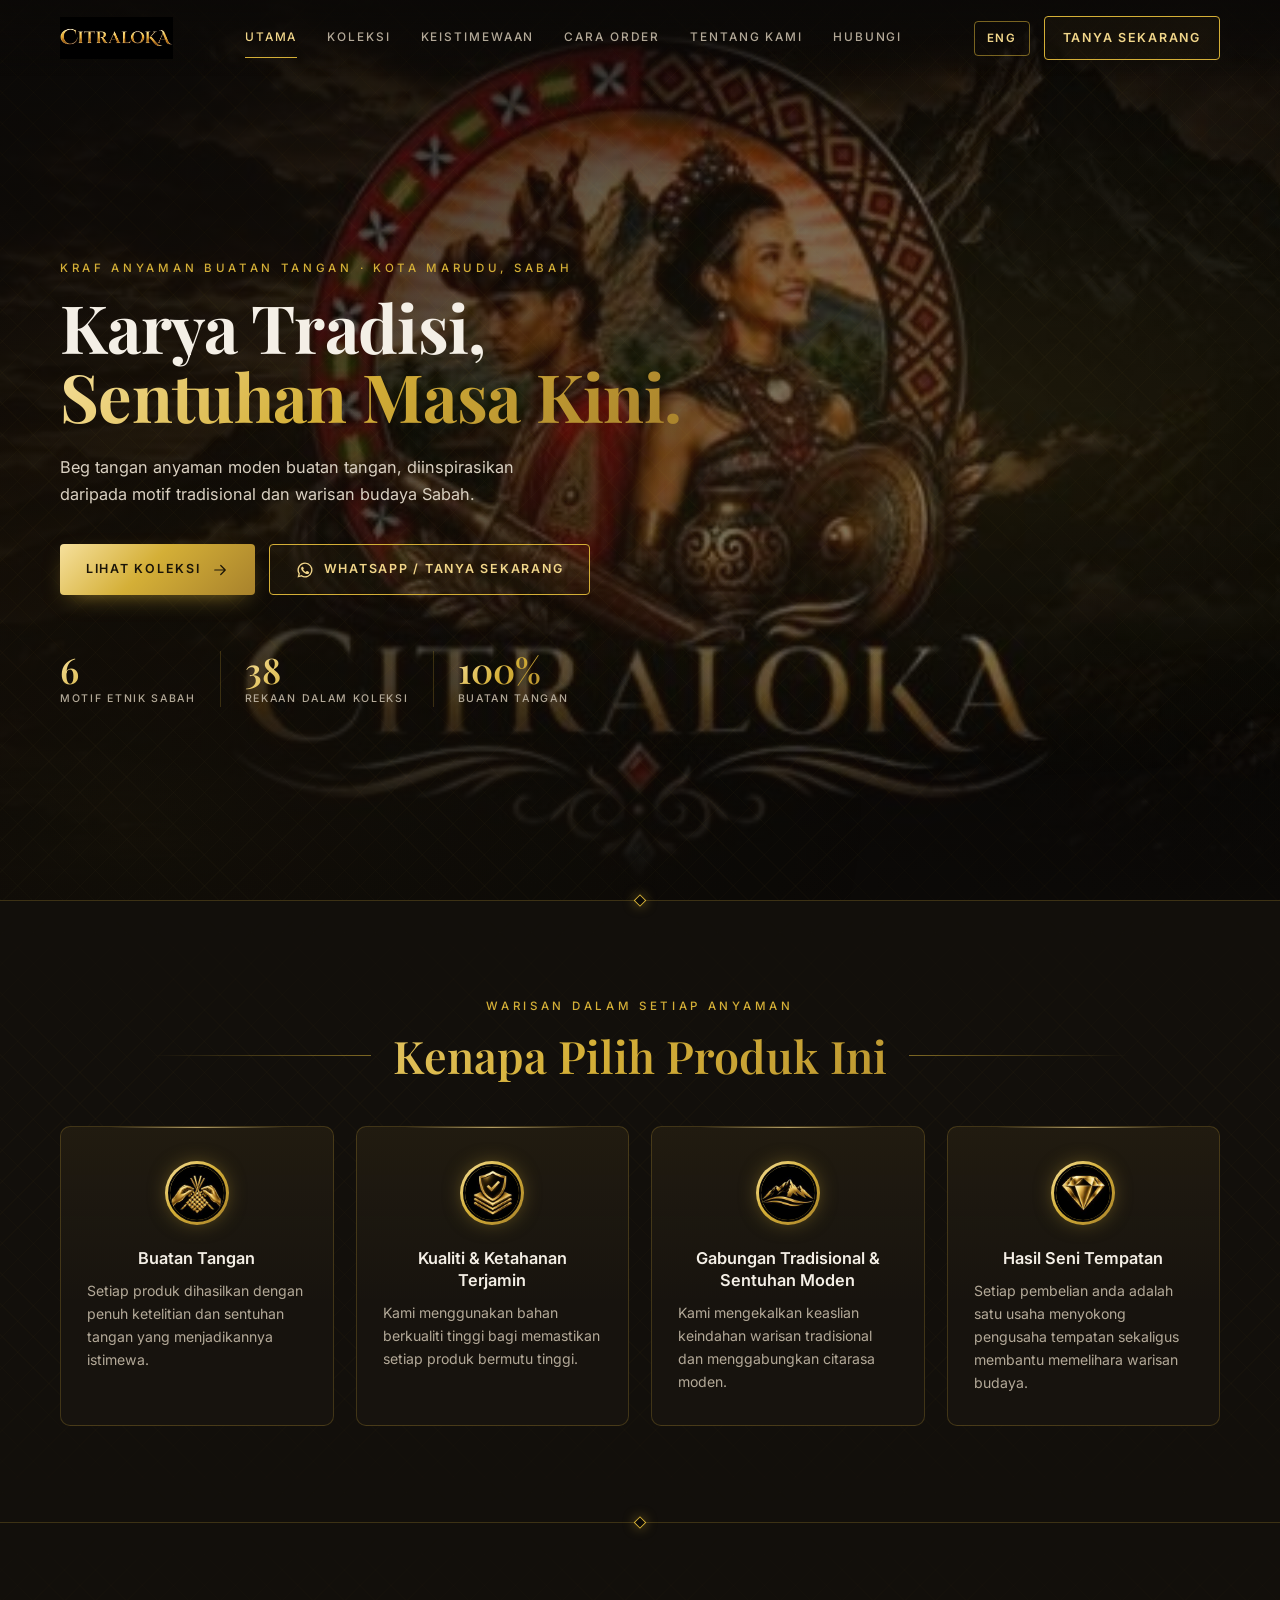
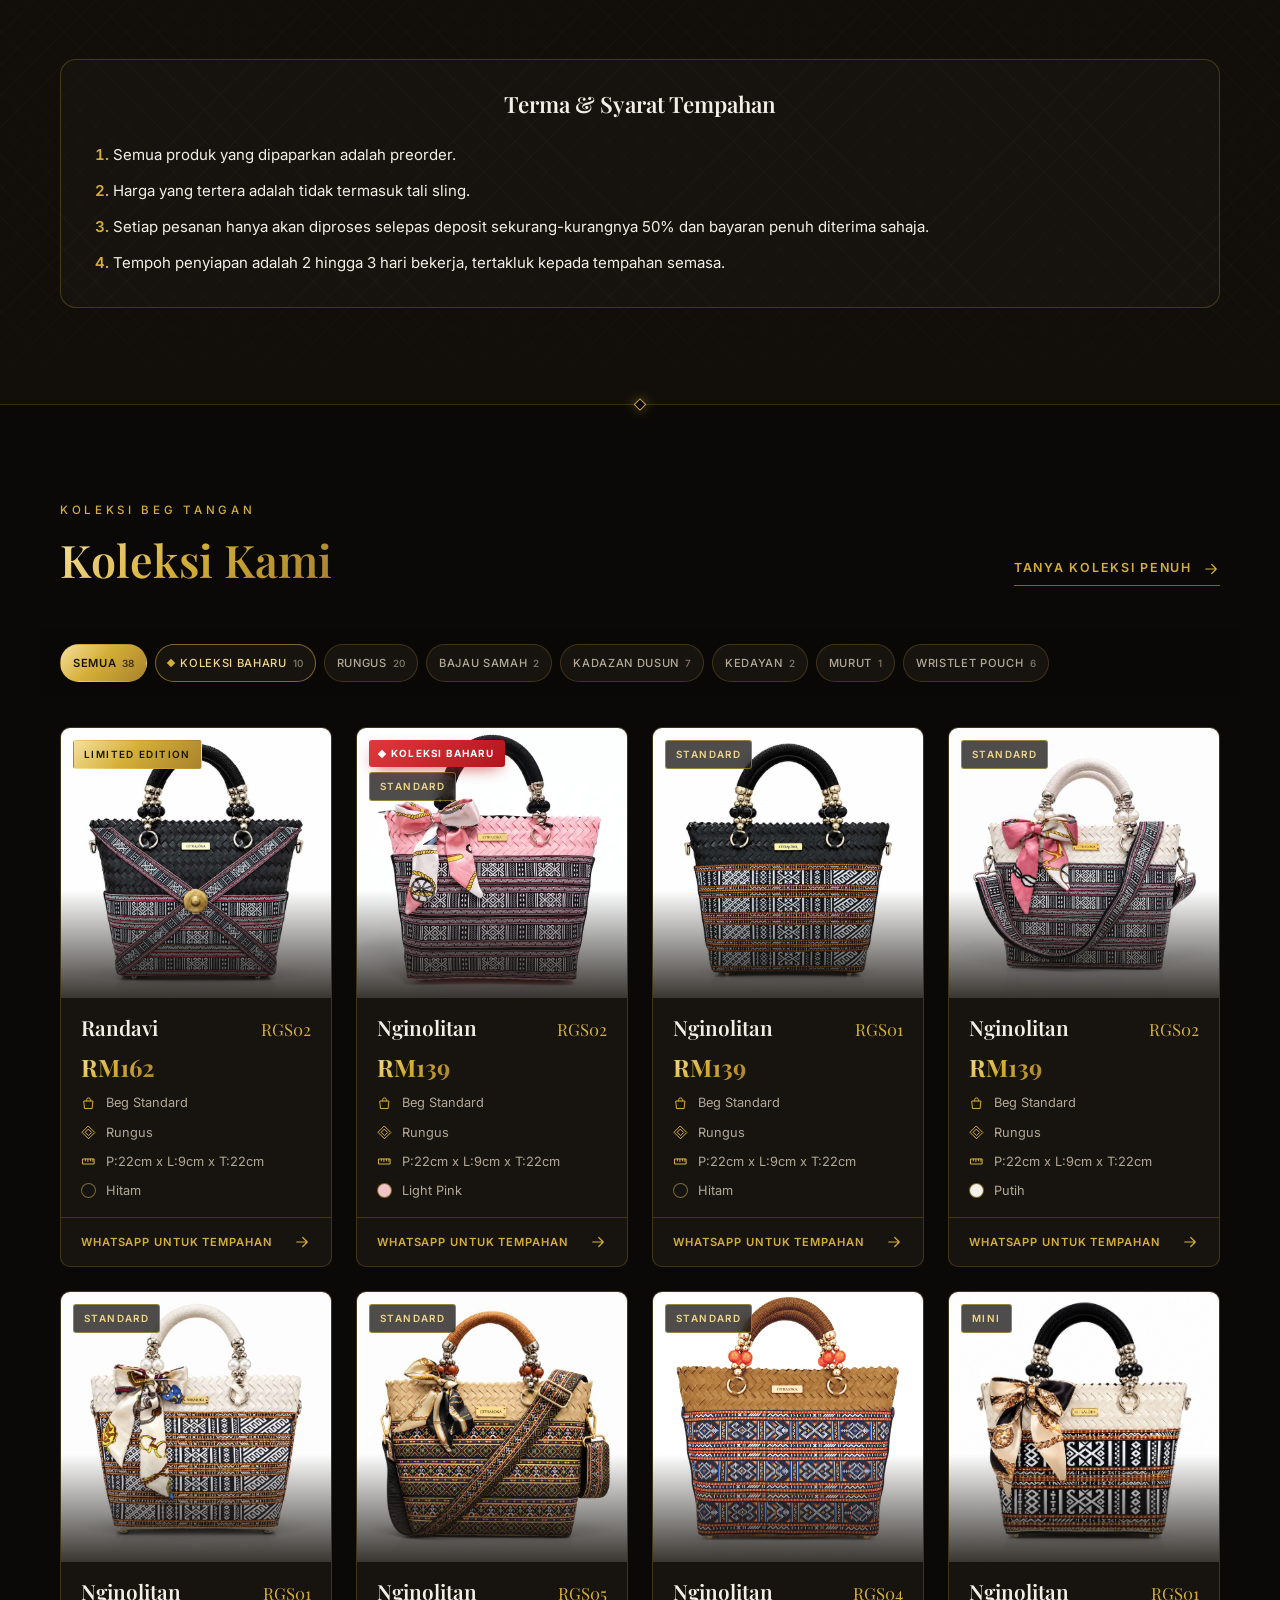
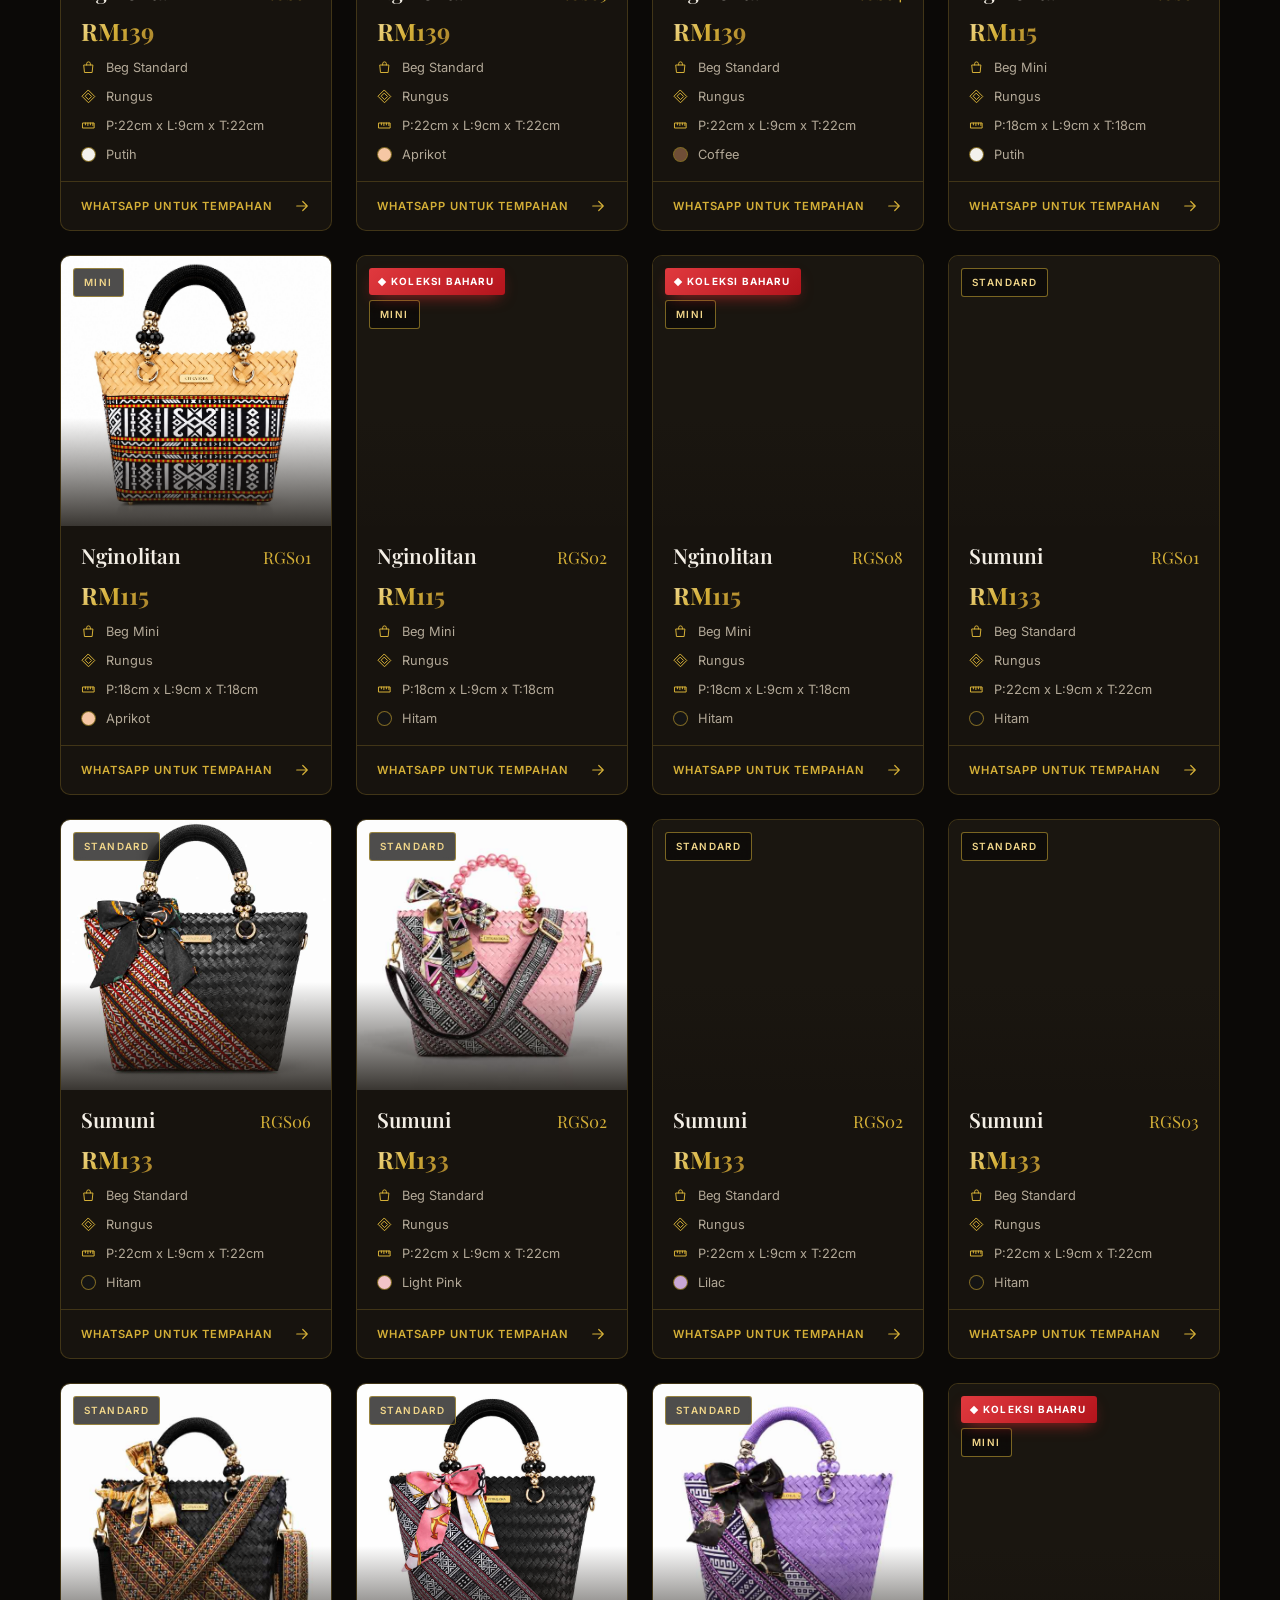
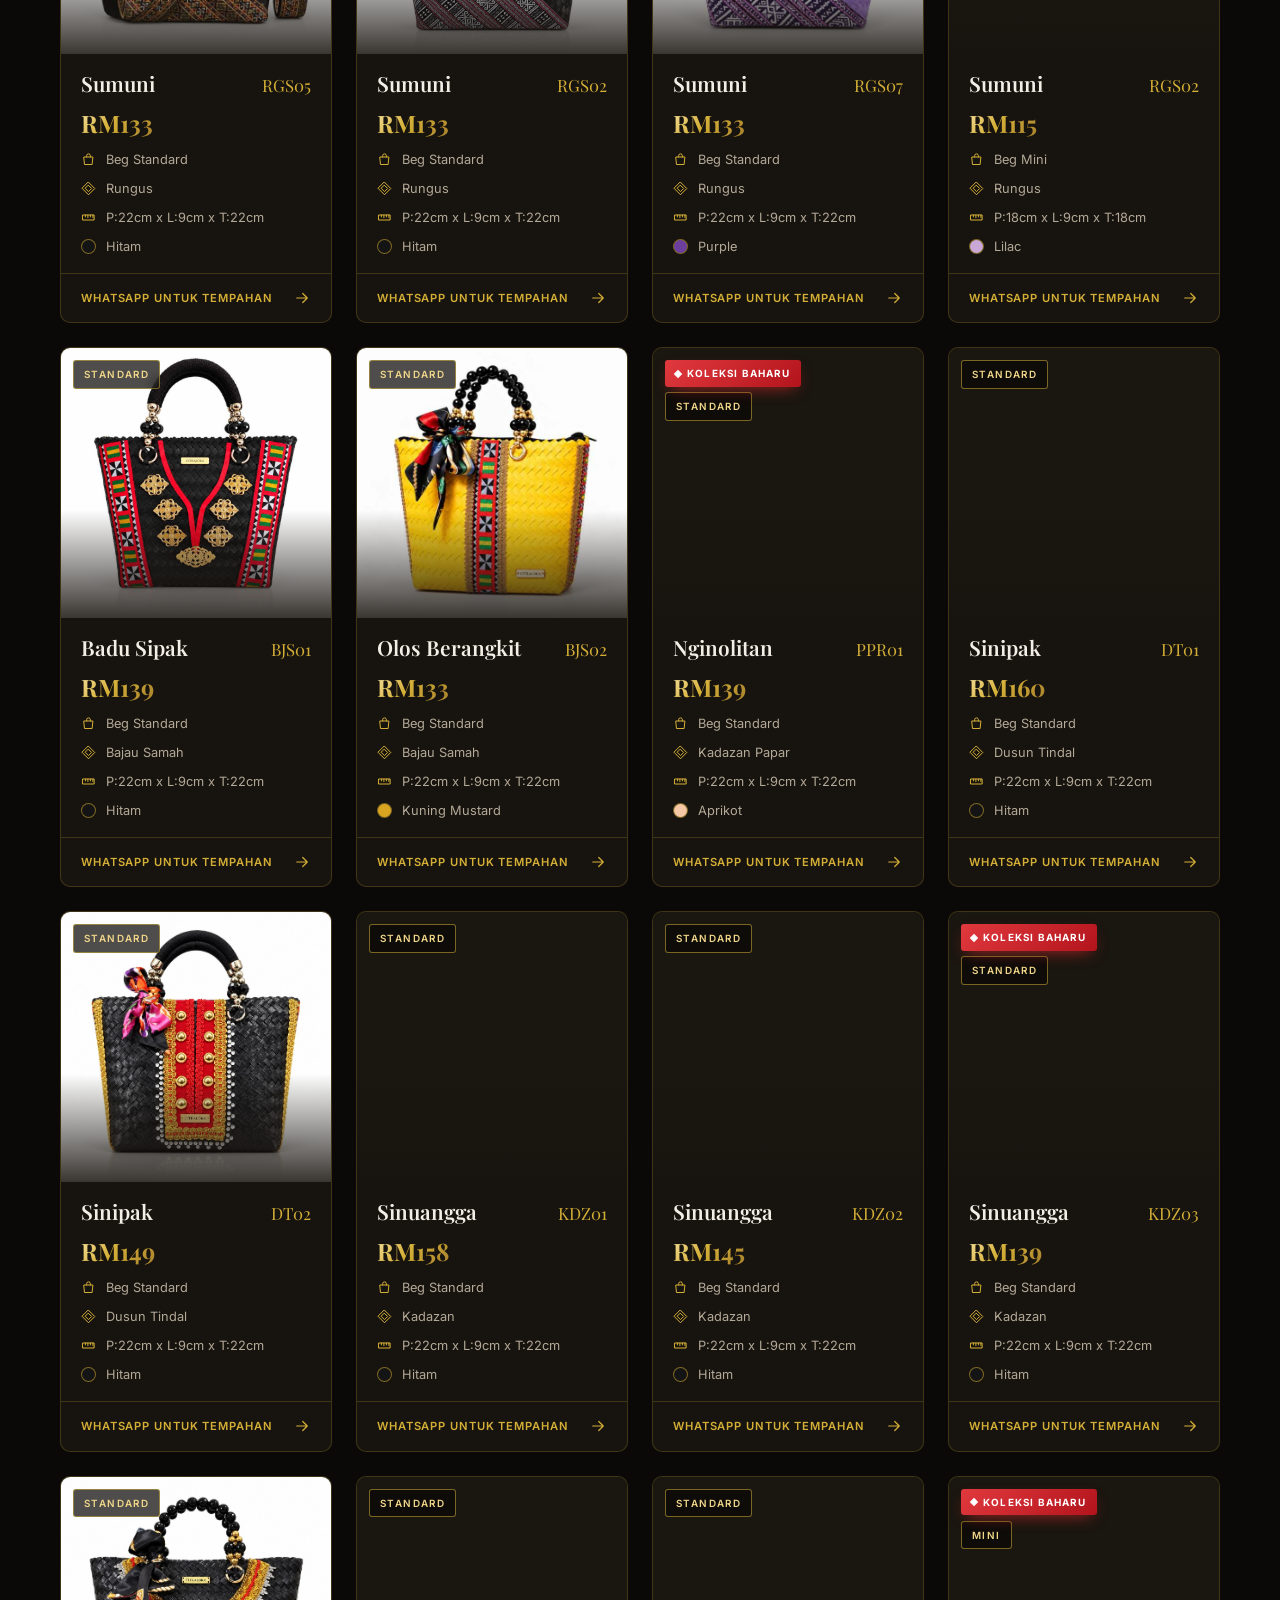
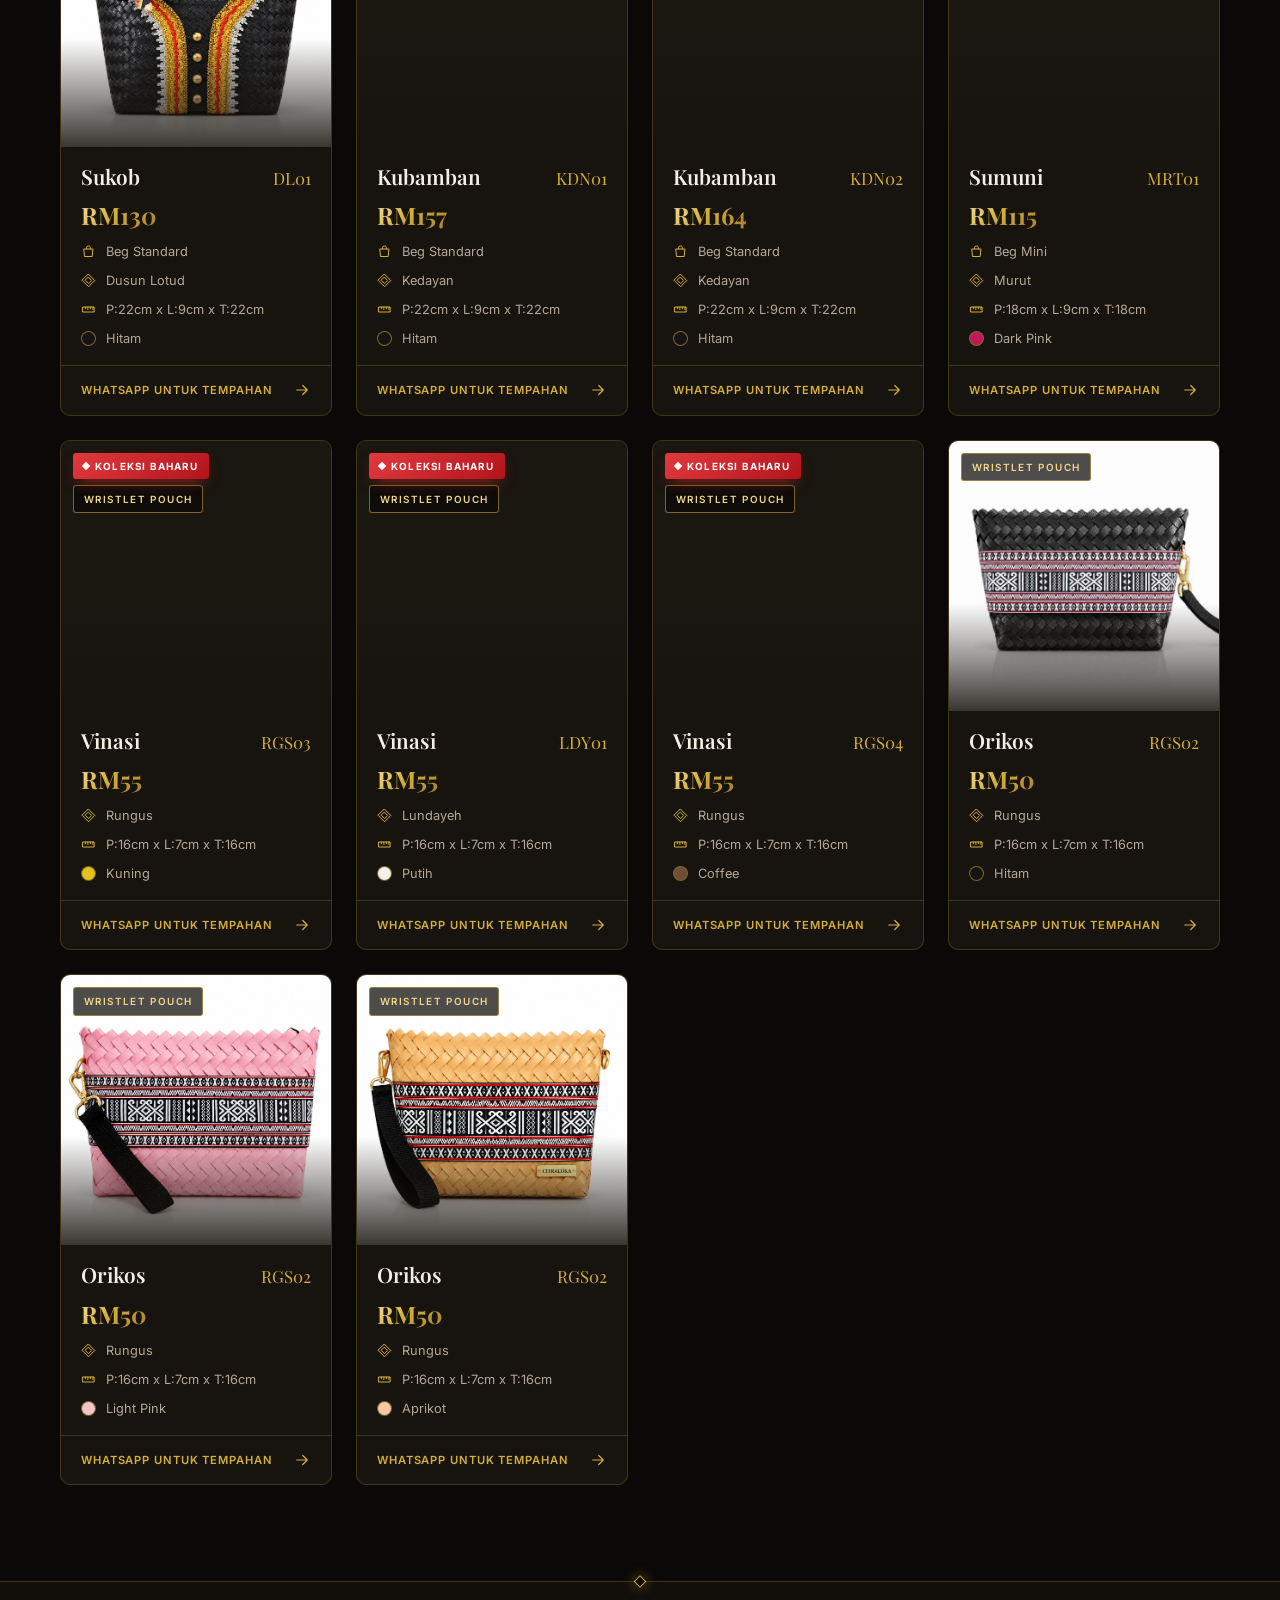
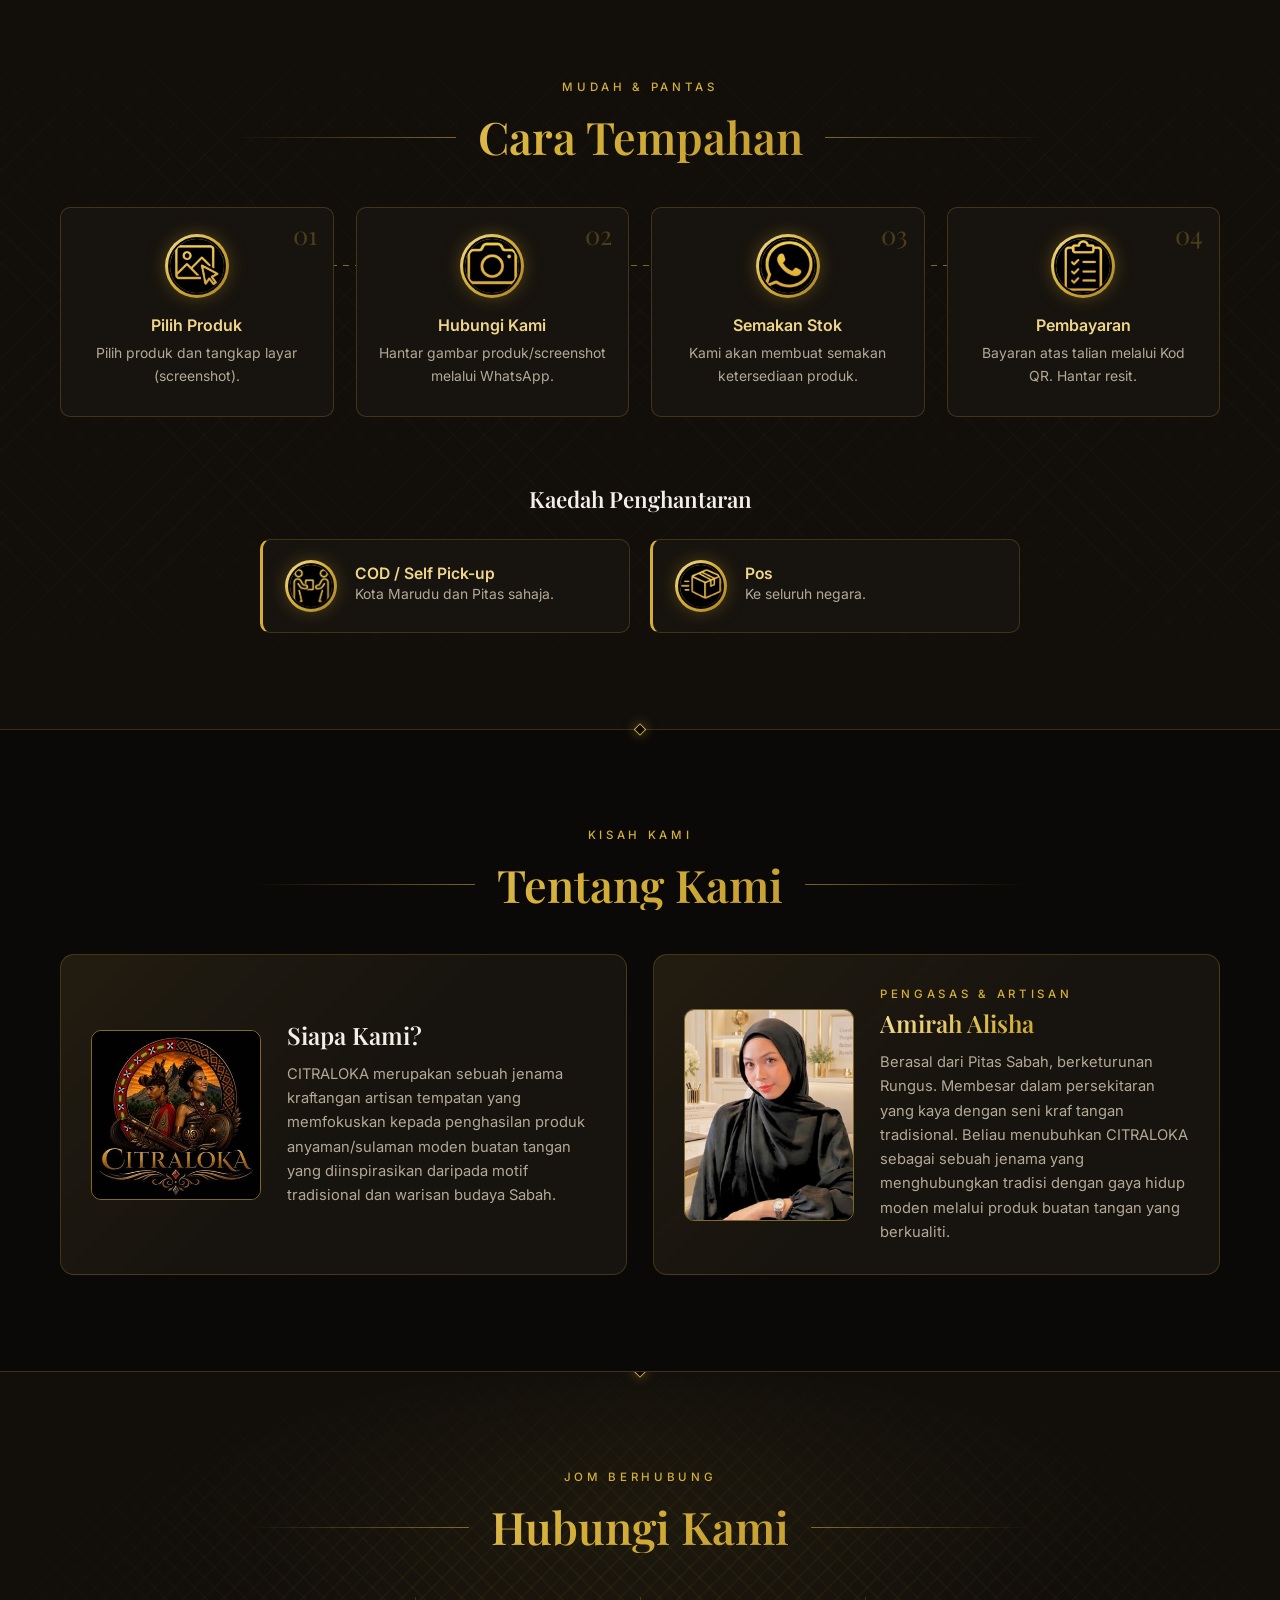
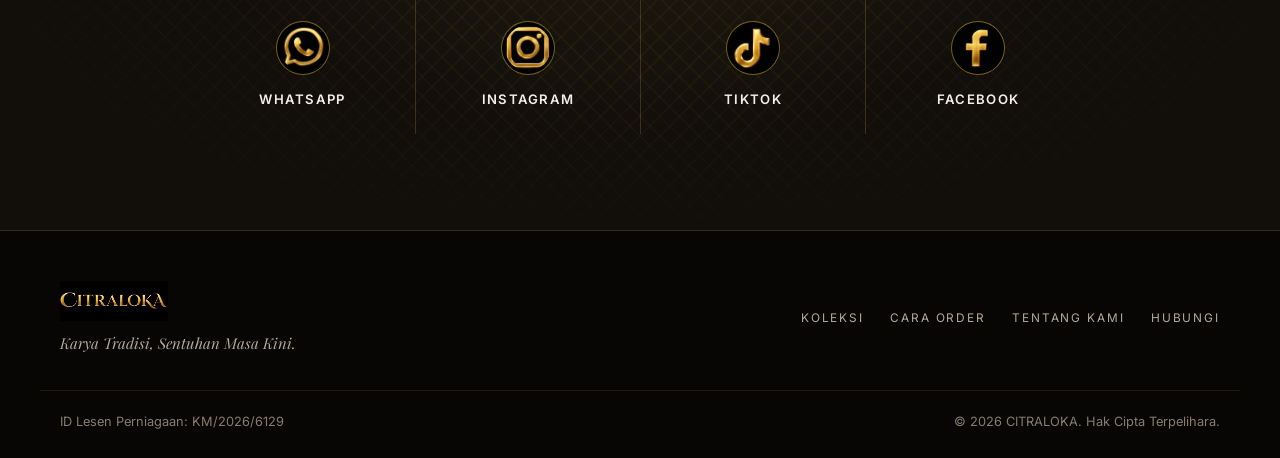
<file: index.html>
<!DOCTYPE html>
<html lang="ms">
<head>
    <meta charset="UTF-8">
    <meta name="viewport" content="width=device-width, initial-scale=1.0">
    <title>CITRALOKA - Karya Tradisi, Sentuhan Masa Kini</title>
    <meta name="description" content="CITRALOKA - jenama kraftangan artisan tempatan dari Sabah. Beg tangan anyaman buatan tangan yang diinspirasikan daripada motif tradisional dan warisan budaya Sabah.">
    <meta name="theme-color" content="#0b0907">
    <meta property="og:title" content="CITRALOKA - Karya Tradisi, Sentuhan Masa Kini">
    <meta property="og:description" content="Beg tangan anyaman buatan tangan dengan motif tradisional etnik Sabah.">
    <!-- Imej share: cover-photo.jpg (URL penuh GitHub Pages) -->
    <meta property="og:image" content="https://citraloka0222.github.io/citraloka-website/images/cover-photo.jpg">
    <meta name="twitter:card" content="summary_large_image">
    <meta name="twitter:image" content="https://citraloka0222.github.io/citraloka-website/images/cover-photo.jpg">
    <meta property="og:type" content="website">
    <meta property="og:url" content="https://citraloka0222.github.io/citraloka-website/">
    <link rel="canonical" href="https://citraloka0222.github.io/citraloka-website/">
    <link rel="preconnect" href="https://fonts.googleapis.com">
    <link rel="preconnect" href="https://fonts.gstatic.com" crossorigin>
    <link href="https://fonts.googleapis.com/css2?family=Inter:wght@300;400;500;600&family=Playfair+Display:ital,wght@0,400;0,500;0,600;0,700;1,500&display=swap" rel="stylesheet">
    <link rel="stylesheet" href="style.css">
</head>
<body class="lang-ms">

    <a class="skip-link" href="#koleksi"><span class="ms">Terus ke koleksi</span><span class="en">Skip to collection</span></a>

    <!-- ================= NAVIGATION ================= -->
    <header class="site-header" id="siteHeader">
        <div class="container nav-container">
            <a href="#hero" class="logo-link" aria-label="CITRALOKA - Laman utama">
                <img src="images/title.jpg" alt="CITRALOKA" class="header-logo">
            </a>

            <nav class="main-nav" id="mainNav" aria-label="Navigasi utama">
                <a href="#hero" class="is-active"><span class="ms">Utama</span><span class="en">Home</span></a>
                <a href="#koleksi"><span class="ms">Koleksi</span><span class="en">Collection</span></a>
                <a href="#keistimewaan"><span class="ms">Keistimewaan</span><span class="en">Why Us</span></a>
                <a href="#cara-order"><span class="ms">Cara Order</span><span class="en">How to Order</span></a>
                <a href="#tentang"><span class="ms">Tentang Kami</span><span class="en">About Us</span></a>
                <a href="#hubungi"><span class="ms">Hubungi</span><span class="en">Contact</span></a>
                <a href="https://wa.me/60192595039?text=Hai,%20saya%20ingin%20bertanya%20tentang%20koleksi%20CITRALOKA" class="btn-outline nav-cta-mobile" target="_blank" rel="noopener noreferrer">
                    <span class="ms">Tanya Sekarang</span><span class="en">Inquire Now</span>
                </a>
            </nav>

            <div class="nav-actions">
                <button id="langToggle" class="lang-btn" aria-label="Tukar bahasa / Switch language">ENG</button>
                <a href="https://wa.me/60192595039?text=Hai,%20saya%20ingin%20bertanya%20tentang%20koleksi%20CITRALOKA" class="btn-outline nav-cta" target="_blank" rel="noopener noreferrer">
                    <span class="ms">Tanya Sekarang</span><span class="en">Inquire Now</span>
                </a>
                <button class="menu-toggle" id="menuToggle" aria-label="Buka menu" aria-expanded="false" aria-controls="mainNav">
                    <span></span><span></span><span></span>
                </button>
            </div>
        </div>
    </header>

    <main>
        <!-- ================= 1. HERO ================= -->
        <section id="hero" class="hero-section">
            <!-- Cover photo: di belakang tagline, guna bahagian tengah gambar -->
            <div class="hero-bg" aria-hidden="true"></div>
            <div class="hero-ambient" aria-hidden="true"></div>
            <div class="container hero-content">
                <div class="hero-text">
                <p class="eyebrow reveal">
                    <span class="ms">Kraf Anyaman Buatan Tangan &middot; Kota Marudu, Sabah</span>
                    <span class="en">Handwoven Craft &middot; Kota Marudu, Sabah</span>
                </p>
                <h1 class="hero-title reveal">
                    <span class="ms">Karya Tradisi,<br><em class="gold-text">Sentuhan Masa Kini.</em></span>
                    <span class="en">Traditional Masterpiece,<br><em class="gold-text">Modern Touch.</em></span>
                </h1>
                <p class="hero-lead reveal">
                    <span class="ms">Beg tangan anyaman moden buatan tangan, diinspirasikan daripada motif tradisional dan warisan budaya Sabah.</span>
                    <span class="en">Modern handwoven handbags, inspired by the traditional motifs and cultural heritage of Sabah.</span>
                </p>
                <div class="hero-actions reveal">
                    <a href="#koleksi" class="btn-primary">
                        <span class="ms">Lihat Koleksi</span><span class="en">Explore Collection</span><svg viewBox="0 0 24 24" aria-hidden="true"><path d="M5 12h14M13 6l6 6-6 6"/></svg>
                    </a>
                    <a href="https://wa.me/60192595039?text=Hai,%20saya%20ingin%20bertanya%20tentang%20koleksi%20CITRALOKA" class="btn-outline" target="_blank" rel="noopener noreferrer">
                        <svg viewBox="0 0 24 24" aria-hidden="true" class="ico-fill"><path d="M12 2a10 10 0 0 0-8.6 15.1L2 22l5-1.3A10 10 0 1 0 12 2Zm0 18.2a8.2 8.2 0 0 1-4.2-1.2l-.3-.2-3 .8.8-2.9-.2-.3A8.2 8.2 0 1 1 12 20.2Zm4.5-6.1c-.2-.1-1.5-.7-1.7-.8-.2-.1-.4-.1-.6.1l-.8 1c-.1.2-.3.2-.5.1a6.7 6.7 0 0 1-3.3-2.9c-.3-.4.3-.4.7-1.4.1-.2 0-.3 0-.4l-.8-1.8c-.2-.5-.4-.4-.6-.4h-.5a1 1 0 0 0-.7.3 3 3 0 0 0-.9 2.2 5.2 5.2 0 0 0 1.1 2.7 11.8 11.8 0 0 0 4.5 4c1.7.7 2.3.8 3.2.6.5-.1 1.5-.6 1.7-1.2.2-.6.2-1.1.2-1.2-.1-.1-.3-.2-.5-.3Z"/></svg><span class="ms">WhatsApp / Tanya Sekarang</span><span class="en">WhatsApp / Inquire Now</span>
                    </a>
                </div>

                <dl class="hero-stats reveal">
                    <div class="stat">
                        <dt><span class="ms">Motif Etnik Sabah</span><span class="en">Sabah Ethnic Motifs</span></dt>
                        <dd>6</dd>
                    </div>
                    <div class="stat">
                        <dt><span class="ms">Rekaan Dalam Koleksi</span><span class="en">Designs in Collection</span></dt>
                        <dd data-product-count>35</dd>
                    </div>
                    <div class="stat">
                        <dt><span class="ms">Buatan Tangan</span><span class="en">Handmade</span></dt>
                        <dd>100%</dd>
                    </div>
                </dl>
                </div>

            </div>
        </section>

        <!-- ================= 2. KEISTIMEWAAN (KENAPA PILIH) ================= -->
        <section id="keistimewaan" class="features-section weave-bg">
            <div class="container">
                <div class="section-head center">
                    <p class="eyebrow"><span class="ms">Warisan Dalam Setiap Anyaman</span><span class="en">Heritage in Every Weave</span></p>
                    <h2 class="section-title ornament">
                        <span class="ms">Kenapa Pilih Produk Ini</span>
                        <span class="en">Why Choose Our Products</span>
                    </h2>
                </div>

                <div class="features-grid">
                    <div class="feature-card reveal">
                        <div class="icon-frame"><img src="images/icon-hand.jpg" alt="" loading="lazy"></div>
                        <h3><span class="ms">Buatan Tangan</span><span class="en">Handmade</span></h3>
                        <p><span class="ms">Setiap produk dihasilkan dengan penuh ketelitian dan sentuhan tangan yang menjadikannya istimewa.</span><span class="en">Every product is meticulously handcrafted with a unique personal touch.</span></p>
                    </div>
                    <div class="feature-card reveal">
                        <div class="icon-frame"><img src="images/icon-material.jpg" alt="" loading="lazy"></div>
                        <h3><span class="ms">Kualiti &amp; Ketahanan Terjamin</span><span class="en">Assured Quality &amp; Durability</span></h3>
                        <p><span class="ms">Kami menggunakan bahan berkualiti tinggi bagi memastikan setiap produk bermutu tinggi.</span><span class="en">We use premium materials to ensure every product is of the highest quality.</span></p>
                    </div>
                    <div class="feature-card reveal">
                        <div class="icon-frame"><img src="images/icon-sabah.jpg" alt="" loading="lazy"></div>
                        <h3><span class="ms">Gabungan Tradisional &amp; Sentuhan Moden</span><span class="en">Traditional Heritage &amp; Modern Touch</span></h3>
                        <p><span class="ms">Kami mengekalkan keaslian keindahan warisan tradisional dan menggabungkan citarasa moden.</span><span class="en">We preserve the authentic beauty of traditional heritage while infusing modern tastes.</span></p>
                    </div>
                    <div class="feature-card reveal">
                        <div class="icon-frame"><img src="images/icon-value.jpg" alt="" loading="lazy"></div>
                        <h3><span class="ms">Hasil Seni Tempatan</span><span class="en">Local Artistry</span></h3>
                        <p><span class="ms">Setiap pembelian anda adalah satu usaha menyokong pengusaha tempatan sekaligus membantu memelihara warisan budaya.</span><span class="en">Your purchase supports local entrepreneurs while helping preserve fading cultural heritage.</span></p>
                    </div>
                </div>
            </div>
        </section>


        <!-- ================= TERMA & SYARAT TEMPAHAN ================= -->
        <section id="terma" class="order-section weave-bg">
            <div class="container">

                <div class="order-terms reveal">
                    <h3 class="sub-title"><span class="ms">Terma &amp; Syarat Tempahan</span><span class="en">Order Terms &amp; Conditions</span></h3>
                    <ol class="terms-list">
                        <li><span class="ms">Semua produk yang dipaparkan adalah preorder.</span><span class="en">All products listed are pre-order.</span></li>
                        <li><span class="ms">Harga yang tertera adalah tidak termasuk tali sling.</span><span class="en">Listed prices do not include the sling strap.</span></li>
                        <li><span class="ms">Setiap pesanan hanya akan diproses selepas deposit sekurang-kurangnya 50% dan bayaran penuh diterima sahaja.</span><span class="en">Each order is processed only after a deposit of at least 50% and full payment are received.</span></li>
                        <li><span class="ms">Tempoh penyiapan adalah 2 hingga 3 hari bekerja, tertakluk kepada tempahan semasa.</span><span class="en">Production time is 2 to 3 working days, subject to current orders.</span></li>
                    </ol>
                </div>
            </div>
        </section>

        <!-- ================= 3. KOLEKSI KAMI ================= -->
        <section id="koleksi" class="products-section">
            <div class="container">
                <div class="section-head split">
                    <div>
                        <p class="eyebrow"><span class="ms">Koleksi Beg Tangan</span><span class="en">Handbag Collection</span></p>
                        <h2 class="section-title">
                            <span class="ms">Koleksi Kami</span>
                            <span class="en">Our Collections</span>
                        </h2>
                    </div>
                    <a href="https://wa.me/60192595039?text=Hai,%20saya%20ingin%20bertanya%20tentang%20koleksi%20CITRALOKA" class="link-arrow" target="_blank" rel="noopener noreferrer">
                        <span class="ms">Tanya Koleksi Penuh</span><span class="en">Ask About Full Collection</span><svg viewBox="0 0 24 24" aria-hidden="true"><path d="M5 12h14M13 6l6 6-6 6"/></svg>
                    </a>
                </div>

                <div class="filter-bar" role="group" aria-label="Tapis koleksi / Filter collection">
                    <button class="chip is-active" data-filter="all" aria-pressed="true"><span class="ms">Semua</span><span class="en">All</span><sup>35</sup></button>
                    <button class="chip chip-new" data-filter="new" aria-pressed="false"><span class="ms">Koleksi Baharu</span><span class="en">New Collection</span><sup>7</sup></button>
                    <button class="chip" data-filter="rungus" aria-pressed="false"><span class="ms">Rungus</span><span class="en">Rungus</span><sup>18</sup></button>
                    <button class="chip" data-filter="bajau-samah" aria-pressed="false"><span class="ms">Bajau Samah</span><span class="en">Bajau Samah</span><sup>2</sup></button>
                    <button class="chip" data-filter="kadazan-dusun" aria-pressed="false"><span class="ms">Kadazan Dusun</span><span class="en">Kadazan Dusun</span><sup>6</sup></button>
                    <button class="chip" data-filter="kedayan" aria-pressed="false"><span class="ms">Kedayan</span><span class="en">Kedayan</span><sup>2</sup></button>
                    <button class="chip" data-filter="murut" aria-pressed="false"><span class="ms">Murut</span><span class="en">Murut</span><sup>1</sup></button>
                    <button class="chip" data-filter="wristlet-pouch" aria-pressed="false"><span class="ms">Wristlet Pouch</span><span class="en">Wristlet Pouch</span><sup>6</sup></button>
                </div>

                <div class="product-grid" id="productGrid">
                    <!-- ======================================================
                         CARA TAMBAH PRODUK BARU:
                         1. Salin satu blok <article class="product-card"> di bawah.
                         2. Tukar data-cat kepada: rungus | bajau-samah | kadazan-dusun | kedayan | murut | wristlet-pouch
                         3. Tukar gambar, nama, badge, kod corak, motif, saiz, warna (ms/en) & link WhatsApp.
                         4. Produk baru: tambah data-new="true" pada <article> + blok <span class="pc-new"> (lihat contoh KOLEKSI BAHARU).
                            Untuk buang label baru: padam data-new="true" & blok <span class="pc-new">.
                         5. Beg tangan: tambah baris Jenis Beg (Beg Standard / Beg Mini).
                         6. Setiap koleksi diasingkan ikut nama beg (Rungus: Randavi > Nginolitan > Sumuni).
                            Tambah data-group="nama-beg" (huruf kecil, sengkang) & letak kad di bawah label kumpulannya.
                            Dalam setiap kumpulan: Beg Standard dahulu, kemudian Beg Mini.
                         7. Warna swatch: tukar nilai --sw (contoh: #141414 hitam, #f3f1ec putih).
                         Kiraan produk & butang filter dikemas kini secara automatik.
                         ====================================================== -->
                    <!-- DISIMPAN (tidak dipaparkan): Nginolitan (Standard) RGS03 Hitam - images/nginolitan-4.png
                         DISIMPAN (tidak dipaparkan): Nginolitan (Standard) RGS02 Putih - images/nginolitan-5.jpg -->
                    <!-- ===== RUNGUS: RANDAVI ===== -->
                    <div class="group-label" data-group-cat="rungus" data-group="randavi" role="presentation">
                        <span class="group-eyebrow"><span class="ms">Koleksi Rungus</span><span class="en">Rungus Collection</span></span>
                        <h4 class="group-name">Randavi</h4>
                        <span class="group-count" data-group-count="randavi"><span class="ms"><b>1</b> rekaan</span><span class="en"><b>1</b> design</span></span>
                    </div>
                    <article class="product-card reveal" data-cat="rungus" data-group="randavi">
                        <figure class="pc-media">
                            <img src="images/randavi.png" alt="Randavi (LIMITED EDITION)" loading="lazy" decoding="async">
                            <span class="pc-badge is-limited">Limited Edition</span>
                        </figure>
                        <div class="pc-body">
                            <div class="pc-head">
                                <h4 class="pc-name">Randavi</h4>
                                <span class="pc-code" title="Kod Corak / Pattern Code">RGS02</span>
                            </div>
                            <p class="pc-price"><strong>RM162</strong></p>
                            <ul class="pc-specs">
                                <li><svg viewBox="0 0 24 24" aria-hidden="true"><path d="M5 8h14l-1.2 12H6.2Z"/><path d="M9 8V6a3 3 0 0 1 6 0v2"/></svg><span class="ms">Beg Standard</span><span class="en">Standard Bag</span></li>
                                <li><svg viewBox="0 0 24 24" aria-hidden="true"><path d="M12 2 22 12 12 22 2 12Z"/><path d="M12 7 17 12 12 17 7 12Z"/></svg><span>Rungus</span></li>
                                <li><svg viewBox="0 0 24 24" aria-hidden="true"><path d="M3 8h18v8H3z"/><path d="M7 8v3M11 8v4M15 8v3M19 8v4"/></svg><span>P:22cm x L:9cm x T:22cm</span></li>
                                <li><i class="swatch" style="--sw:#141414"></i><span class="ms">Hitam</span><span class="en">Black</span></li>
                            </ul>
                            <a href="https://wa.me/60192595039" class="pc-cta" target="_blank" rel="noopener noreferrer">
                                <span><span class="ms">WhatsApp untuk Tempahan</span><span class="en">WhatsApp to Order</span></span><svg viewBox="0 0 24 24" aria-hidden="true"><path d="M5 12h14M13 6l6 6-6 6"/></svg>
                            </a>
                        </div>
                    </article>
                    <!-- ===== RUNGUS: NGINOLITAN ===== -->
                    <div class="group-label" data-group-cat="rungus" data-group="nginolitan" role="presentation">
                        <span class="group-eyebrow"><span class="ms">Koleksi Rungus</span><span class="en">Rungus Collection</span></span>
                        <h4 class="group-name">Nginolitan</h4>
                        <span class="group-count" data-group-count="nginolitan"><span class="ms"><b>8</b> rekaan</span><span class="en"><b>8</b> designs</span></span>
                    </div>
                    <!-- KOLEKSI BAHARU: Nginolitan RGS02 Light Pink -->
                    <article class="product-card reveal" data-cat="rungus" data-group="nginolitan" data-new="true">
                        <figure class="pc-media">
                            <img src="images/beg-rungus-light-pink.webp" alt="Nginolitan (Standard) - Light Pink" width="540" height="540" loading="lazy" decoding="async">
                            <span class="pc-badge">Standard</span>
                            <span class="pc-new"><span class="ms">Koleksi Baharu</span><span class="en">New Collection</span></span>
                        </figure>
                        <div class="pc-body">
                            <div class="pc-head">
                                <h4 class="pc-name">Nginolitan</h4>
                                <span class="pc-code" title="Kod Corak / Pattern Code">RGS02</span>
                            </div>
                            <p class="pc-price"><strong>RM139</strong></p>
                            <ul class="pc-specs">
                                <li><svg viewBox="0 0 24 24" aria-hidden="true"><path d="M5 8h14l-1.2 12H6.2Z"/><path d="M9 8V6a3 3 0 0 1 6 0v2"/></svg><span class="ms">Beg Standard</span><span class="en">Standard Bag</span></li>
                                <li><svg viewBox="0 0 24 24" aria-hidden="true"><path d="M12 2 22 12 12 22 2 12Z"/><path d="M12 7 17 12 12 17 7 12Z"/></svg><span>Rungus</span></li>
                                <li><svg viewBox="0 0 24 24" aria-hidden="true"><path d="M3 8h18v8H3z"/><path d="M7 8v3M11 8v4M15 8v3M19 8v4"/></svg><span>P:22cm x L:9cm x T:22cm</span></li>
                                <li><i class="swatch" style="--sw:#f2c4c8"></i><span class="ms">Light Pink</span><span class="en">Light Pink</span></li>
                            </ul>
                            <a href="https://wa.me/60192595039" class="pc-cta" target="_blank" rel="noopener noreferrer">
                                <span><span class="ms">WhatsApp untuk Tempahan</span><span class="en">WhatsApp to Order</span></span><svg viewBox="0 0 24 24" aria-hidden="true"><path d="M5 12h14M13 6l6 6-6 6"/></svg>
                            </a>
                        </div>
                    </article>
                    <article class="product-card reveal" data-cat="rungus" data-group="nginolitan">
                        <figure class="pc-media">
                            <img src="images/nginolitan-1.png" alt="Nginolitan (Standard)" loading="lazy" decoding="async">
                            <span class="pc-badge">Standard</span>
                        </figure>
                        <div class="pc-body">
                            <div class="pc-head">
                                <h4 class="pc-name">Nginolitan</h4>
                                <span class="pc-code" title="Kod Corak / Pattern Code">RGS01</span>
                            </div>
                            <p class="pc-price"><strong>RM139</strong></p>
                            <ul class="pc-specs">
                                <li><svg viewBox="0 0 24 24" aria-hidden="true"><path d="M5 8h14l-1.2 12H6.2Z"/><path d="M9 8V6a3 3 0 0 1 6 0v2"/></svg><span class="ms">Beg Standard</span><span class="en">Standard Bag</span></li>
                                <li><svg viewBox="0 0 24 24" aria-hidden="true"><path d="M12 2 22 12 12 22 2 12Z"/><path d="M12 7 17 12 12 17 7 12Z"/></svg><span>Rungus</span></li>
                                <li><svg viewBox="0 0 24 24" aria-hidden="true"><path d="M3 8h18v8H3z"/><path d="M7 8v3M11 8v4M15 8v3M19 8v4"/></svg><span>P:22cm x L:9cm x T:22cm</span></li>
                                <li><i class="swatch" style="--sw:#141414"></i><span class="ms">Hitam</span><span class="en">Black</span></li>
                            </ul>
                            <a href="https://wa.me/60192595039" class="pc-cta" target="_blank" rel="noopener noreferrer">
                                <span><span class="ms">WhatsApp untuk Tempahan</span><span class="en">WhatsApp to Order</span></span><svg viewBox="0 0 24 24" aria-hidden="true"><path d="M5 12h14M13 6l6 6-6 6"/></svg>
                            </a>
                        </div>
                    </article>
                    <article class="product-card reveal" data-cat="rungus" data-group="nginolitan">
                        <figure class="pc-media">
                            <img src="images/nginolitan-3.jpg" alt="Nginolitan (Standard)" loading="lazy" decoding="async">
                            <span class="pc-badge">Standard</span>
                        </figure>
                        <div class="pc-body">
                            <div class="pc-head">
                                <h4 class="pc-name">Nginolitan</h4>
                                <span class="pc-code" title="Kod Corak / Pattern Code">RGS02</span>
                            </div>
                            <p class="pc-price"><strong>RM139</strong></p>
                            <ul class="pc-specs">
                                <li><svg viewBox="0 0 24 24" aria-hidden="true"><path d="M5 8h14l-1.2 12H6.2Z"/><path d="M9 8V6a3 3 0 0 1 6 0v2"/></svg><span class="ms">Beg Standard</span><span class="en">Standard Bag</span></li>
                                <li><svg viewBox="0 0 24 24" aria-hidden="true"><path d="M12 2 22 12 12 22 2 12Z"/><path d="M12 7 17 12 12 17 7 12Z"/></svg><span>Rungus</span></li>
                                <li><svg viewBox="0 0 24 24" aria-hidden="true"><path d="M3 8h18v8H3z"/><path d="M7 8v3M11 8v4M15 8v3M19 8v4"/></svg><span>P:22cm x L:9cm x T:22cm</span></li>
                                <li><i class="swatch" style="--sw:#f3f1ec"></i><span class="ms">Putih</span><span class="en">White</span></li>
                            </ul>
                            <a href="https://wa.me/60192595039" class="pc-cta" target="_blank" rel="noopener noreferrer">
                                <span><span class="ms">WhatsApp untuk Tempahan</span><span class="en">WhatsApp to Order</span></span><svg viewBox="0 0 24 24" aria-hidden="true"><path d="M5 12h14M13 6l6 6-6 6"/></svg>
                            </a>
                        </div>
                    </article>
                    <article class="product-card reveal" data-cat="rungus" data-group="nginolitan">
                        <figure class="pc-media">
                            <img src="images/nginolitan-2.jpg" alt="Nginolitan (Standard)" loading="lazy" decoding="async">
                            <span class="pc-badge">Standard</span>
                        </figure>
                        <div class="pc-body">
                            <div class="pc-head">
                                <h4 class="pc-name">Nginolitan</h4>
                                <span class="pc-code" title="Kod Corak / Pattern Code">RGS01</span>
                            </div>
                            <p class="pc-price"><strong>RM139</strong></p>
                            <ul class="pc-specs">
                                <li><svg viewBox="0 0 24 24" aria-hidden="true"><path d="M5 8h14l-1.2 12H6.2Z"/><path d="M9 8V6a3 3 0 0 1 6 0v2"/></svg><span class="ms">Beg Standard</span><span class="en">Standard Bag</span></li>
                                <li><svg viewBox="0 0 24 24" aria-hidden="true"><path d="M12 2 22 12 12 22 2 12Z"/><path d="M12 7 17 12 12 17 7 12Z"/></svg><span>Rungus</span></li>
                                <li><svg viewBox="0 0 24 24" aria-hidden="true"><path d="M3 8h18v8H3z"/><path d="M7 8v3M11 8v4M15 8v3M19 8v4"/></svg><span>P:22cm x L:9cm x T:22cm</span></li>
                                <li><i class="swatch" style="--sw:#f3f1ec"></i><span class="ms">Putih</span><span class="en">White</span></li>
                            </ul>
                            <a href="https://wa.me/60192595039" class="pc-cta" target="_blank" rel="noopener noreferrer">
                                <span><span class="ms">WhatsApp untuk Tempahan</span><span class="en">WhatsApp to Order</span></span><svg viewBox="0 0 24 24" aria-hidden="true"><path d="M5 12h14M13 6l6 6-6 6"/></svg>
                            </a>
                        </div>
                    </article>
                    <article class="product-card reveal" data-cat="rungus" data-group="nginolitan">
                        <figure class="pc-media">
                            <img src="images/nginolitan-6.jpg" alt="Nginolitan (Standard)" loading="lazy" decoding="async">
                            <span class="pc-badge">Standard</span>
                        </figure>
                        <div class="pc-body">
                            <div class="pc-head">
                                <h4 class="pc-name">Nginolitan</h4>
                                <span class="pc-code" title="Kod Corak / Pattern Code">RGS05</span>
                            </div>
                            <p class="pc-price"><strong>RM139</strong></p>
                            <ul class="pc-specs">
                                <li><svg viewBox="0 0 24 24" aria-hidden="true"><path d="M5 8h14l-1.2 12H6.2Z"/><path d="M9 8V6a3 3 0 0 1 6 0v2"/></svg><span class="ms">Beg Standard</span><span class="en">Standard Bag</span></li>
                                <li><svg viewBox="0 0 24 24" aria-hidden="true"><path d="M12 2 22 12 12 22 2 12Z"/><path d="M12 7 17 12 12 17 7 12Z"/></svg><span>Rungus</span></li>
                                <li><svg viewBox="0 0 24 24" aria-hidden="true"><path d="M3 8h18v8H3z"/><path d="M7 8v3M11 8v4M15 8v3M19 8v4"/></svg><span>P:22cm x L:9cm x T:22cm</span></li>
                                <li><i class="swatch" style="--sw:#f6c7a4"></i><span class="ms">Aprikot</span><span class="en">Apricot</span></li>
                            </ul>
                            <a href="https://wa.me/60192595039" class="pc-cta" target="_blank" rel="noopener noreferrer">
                                <span><span class="ms">WhatsApp untuk Tempahan</span><span class="en">WhatsApp to Order</span></span><svg viewBox="0 0 24 24" aria-hidden="true"><path d="M5 12h14M13 6l6 6-6 6"/></svg>
                            </a>
                        </div>
                    </article>
                    <article class="product-card reveal" data-cat="rungus" data-group="nginolitan">
                        <figure class="pc-media">
                            <img src="images/nginolitan-8.png" alt="Nginolitan (Standard)" loading="lazy" decoding="async">
                            <span class="pc-badge">Standard</span>
                        </figure>
                        <div class="pc-body">
                            <div class="pc-head">
                                <h4 class="pc-name">Nginolitan</h4>
                                <span class="pc-code" title="Kod Corak / Pattern Code">RGS04</span>
                            </div>
                            <p class="pc-price"><strong>RM139</strong></p>
                            <ul class="pc-specs">
                                <li><svg viewBox="0 0 24 24" aria-hidden="true"><path d="M5 8h14l-1.2 12H6.2Z"/><path d="M9 8V6a3 3 0 0 1 6 0v2"/></svg><span class="ms">Beg Standard</span><span class="en">Standard Bag</span></li>
                                <li><svg viewBox="0 0 24 24" aria-hidden="true"><path d="M12 2 22 12 12 22 2 12Z"/><path d="M12 7 17 12 12 17 7 12Z"/></svg><span>Rungus</span></li>
                                <li><svg viewBox="0 0 24 24" aria-hidden="true"><path d="M3 8h18v8H3z"/><path d="M7 8v3M11 8v4M15 8v3M19 8v4"/></svg><span>P:22cm x L:9cm x T:22cm</span></li>
                                <li><i class="swatch" style="--sw:#6f4e37"></i><span class="ms">Coffee</span><span class="en">Coffee</span></li>
                            </ul>
                            <a href="https://wa.me/60192595039" class="pc-cta" target="_blank" rel="noopener noreferrer">
                                <span><span class="ms">WhatsApp untuk Tempahan</span><span class="en">WhatsApp to Order</span></span><svg viewBox="0 0 24 24" aria-hidden="true"><path d="M5 12h14M13 6l6 6-6 6"/></svg>
                            </a>
                        </div>
                    </article>
                    <article class="product-card reveal" data-mini="true" data-cat="rungus" data-group="nginolitan">
                        <figure class="pc-media">
                            <img src="images/nginolitan-7.jpg" alt="Nginolitan (Mini)" loading="lazy" decoding="async">
                            <span class="pc-badge">Mini</span>
                        </figure>
                        <div class="pc-body">
                            <div class="pc-head">
                                <h4 class="pc-name">Nginolitan</h4>
                                <span class="pc-code" title="Kod Corak / Pattern Code">RGS01</span>
                            </div>
                            <p class="pc-price"><strong>RM115</strong></p>
                            <ul class="pc-specs">
                                <li><svg viewBox="0 0 24 24" aria-hidden="true"><path d="M5 8h14l-1.2 12H6.2Z"/><path d="M9 8V6a3 3 0 0 1 6 0v2"/></svg><span class="ms">Beg Mini</span><span class="en">Mini Bag</span></li>
                                <li><svg viewBox="0 0 24 24" aria-hidden="true"><path d="M12 2 22 12 12 22 2 12Z"/><path d="M12 7 17 12 12 17 7 12Z"/></svg><span>Rungus</span></li>
                                <li><svg viewBox="0 0 24 24" aria-hidden="true"><path d="M3 8h18v8H3z"/><path d="M7 8v3M11 8v4M15 8v3M19 8v4"/></svg><span>P:18cm x L:9cm x T:18cm</span></li>
                                <li><i class="swatch" style="--sw:#f3f1ec"></i><span class="ms">Putih</span><span class="en">White</span></li>
                            </ul>
                            <a href="https://wa.me/60192595039" class="pc-cta" target="_blank" rel="noopener noreferrer">
                                <span class="ms">WhatsApp untuk Tempahan</span><span class="en">WhatsApp to Order</span><svg viewBox="0 0 24 24" aria-hidden="true"><path d="M5 12h14M13 6l6 6-6 6"/></svg>
                            </a>
                        </div>
                    </article>
                    <article class="product-card reveal" data-mini="true" data-cat="rungus" data-group="nginolitan">
                        <figure class="pc-media">
                            <img src="images/nginolitan-8.jpg" alt="Nginolitan (Mini)" loading="lazy" decoding="async">
                            <span class="pc-badge">Mini</span>
                        </figure>
                        <div class="pc-body">
                            <div class="pc-head">
                                <h4 class="pc-name">Nginolitan</h4>
                                <span class="pc-code" title="Kod Corak / Pattern Code">RGS01</span>
                            </div>
                            <p class="pc-price"><strong>RM115</strong></p>
                            <ul class="pc-specs">
                                <li><svg viewBox="0 0 24 24" aria-hidden="true"><path d="M5 8h14l-1.2 12H6.2Z"/><path d="M9 8V6a3 3 0 0 1 6 0v2"/></svg><span class="ms">Beg Mini</span><span class="en">Mini Bag</span></li>
                                <li><svg viewBox="0 0 24 24" aria-hidden="true"><path d="M12 2 22 12 12 22 2 12Z"/><path d="M12 7 17 12 12 17 7 12Z"/></svg><span>Rungus</span></li>
                                <li><svg viewBox="0 0 24 24" aria-hidden="true"><path d="M3 8h18v8H3z"/><path d="M7 8v3M11 8v4M15 8v3M19 8v4"/></svg><span>P:18cm x L:9cm x T:18cm</span></li>
                                <li><i class="swatch" style="--sw:#f6c7a4"></i><span class="ms">Aprikot</span><span class="en">Apricot</span></li>
                            </ul>
                            <a href="https://wa.me/60192595039" class="pc-cta" target="_blank" rel="noopener noreferrer">
                                <span class="ms">WhatsApp untuk Tempahan</span><span class="en">WhatsApp to Order</span><svg viewBox="0 0 24 24" aria-hidden="true"><path d="M5 12h14M13 6l6 6-6 6"/></svg>
                            </a>
                        </div>
                    </article>
                    <!-- ===== RUNGUS: SUMUNI ===== -->
                    <article class="product-card reveal" data-mini="true" data-cat="rungus" data-group="nginolitan" data-new="true">
                        <figure class="pc-media">
                            <img src="images/nginolitan-mini-rgs02.webp" alt="Nginolitan (Mini) - RGS02" width="540" height="540" loading="lazy" decoding="async">
                            <span class="pc-badge">Mini</span>
                            <span class="pc-new"><span class="ms">Koleksi Baharu</span><span class="en">New Collection</span></span>
                        </figure>
                        <div class="pc-body">
                            <div class="pc-head">
                                <h4 class="pc-name">Nginolitan</h4>
                                <span class="pc-code" title="Kod Corak / Pattern Code">RGS02</span>
                            </div>
                            <p class="pc-price"><strong>RM115</strong></p>
                            <ul class="pc-specs">
                                <li><svg viewBox="0 0 24 24" aria-hidden="true"><path d="M5 8h14l-1.2 12H6.2Z"/><path d="M9 8V6a3 3 0 0 1 6 0v2"/></svg><span class="ms">Beg Mini</span><span class="en">Mini Bag</span></li>
                                <li><svg viewBox="0 0 24 24" aria-hidden="true"><path d="M12 2 22 12 12 22 2 12Z"/><path d="M12 7 17 12 12 17 7 12Z"/></svg><span>Rungus</span></li>
                                <li><svg viewBox="0 0 24 24" aria-hidden="true"><path d="M3 8h18v8H3z"/><path d="M7 8v3M11 8v4M15 8v3M19 8v4"/></svg><span>P:18cm x L:9cm x T:18cm</span></li>
                                <li><i class="swatch" style="--sw:#141414"></i><span class="ms">Hitam</span><span class="en">Black</span></li>
                            </ul>
                            <a href="https://wa.me/60192595039" class="pc-cta" target="_blank" rel="noopener noreferrer">
                                <span><span class="ms">WhatsApp untuk Tempahan</span><span class="en">WhatsApp to Order</span></span><svg viewBox="0 0 24 24" aria-hidden="true"><path d="M5 12h14M13 6l6 6-6 6"/></svg>
                            </a>
                        </div>
                    </article>
                    <article class="product-card reveal" data-mini="true" data-cat="rungus" data-group="nginolitan" data-new="true">
                        <figure class="pc-media">
                            <img src="images/nginolitan-mini-rgs08.webp" alt="Nginolitan (Mini) - RGS08" width="540" height="540" loading="lazy" decoding="async">
                            <span class="pc-badge">Mini</span>
                            <span class="pc-new"><span class="ms">Koleksi Baharu</span><span class="en">New Collection</span></span>
                        </figure>
                        <div class="pc-body">
                            <div class="pc-head">
                                <h4 class="pc-name">Nginolitan</h4>
                                <span class="pc-code" title="Kod Corak / Pattern Code">RGS08</span>
                            </div>
                            <p class="pc-price"><strong>RM115</strong></p>
                            <ul class="pc-specs">
                                <li><svg viewBox="0 0 24 24" aria-hidden="true"><path d="M5 8h14l-1.2 12H6.2Z"/><path d="M9 8V6a3 3 0 0 1 6 0v2"/></svg><span class="ms">Beg Mini</span><span class="en">Mini Bag</span></li>
                                <li><svg viewBox="0 0 24 24" aria-hidden="true"><path d="M12 2 22 12 12 22 2 12Z"/><path d="M12 7 17 12 12 17 7 12Z"/></svg><span>Rungus</span></li>
                                <li><svg viewBox="0 0 24 24" aria-hidden="true"><path d="M3 8h18v8H3z"/><path d="M7 8v3M11 8v4M15 8v3M19 8v4"/></svg><span>P:18cm x L:9cm x T:18cm</span></li>
                                <li><i class="swatch" style="--sw:#141414"></i><span class="ms">Hitam</span><span class="en">Black</span></li>
                            </ul>
                            <a href="https://wa.me/60192595039" class="pc-cta" target="_blank" rel="noopener noreferrer">
                                <span><span class="ms">WhatsApp untuk Tempahan</span><span class="en">WhatsApp to Order</span></span><svg viewBox="0 0 24 24" aria-hidden="true"><path d="M5 12h14M13 6l6 6-6 6"/></svg>
                            </a>
                        </div>
                    </article>
                    <div class="group-label" data-group-cat="rungus" data-group="sumuni" role="presentation">
                        <span class="group-eyebrow"><span class="ms">Koleksi Rungus</span><span class="en">Rungus Collection</span></span>
                        <h4 class="group-name">Sumuni</h4>
                        <span class="group-count" data-group-count="sumuni"><span class="ms"><b>8</b> rekaan</span><span class="en"><b>8</b> designs</span></span>
                    </div>
                    <article class="product-card reveal" data-cat="rungus" data-group="sumuni">
                        <figure class="pc-media">
                            <img src="images/sumuni-1.jpg" alt="Sumuni 1 (Standard)" loading="lazy" decoding="async">
                            <span class="pc-badge">Standard</span>
                        </figure>
                        <div class="pc-body">
                            <div class="pc-head">
                                <h4 class="pc-name">Sumuni</h4>
                                <span class="pc-code" title="Kod Corak / Pattern Code">RGS01</span>
                            </div>
                            <p class="pc-price"><strong>RM133</strong></p>
                            <ul class="pc-specs">
                                <li><svg viewBox="0 0 24 24" aria-hidden="true"><path d="M5 8h14l-1.2 12H6.2Z"/><path d="M9 8V6a3 3 0 0 1 6 0v2"/></svg><span class="ms">Beg Standard</span><span class="en">Standard Bag</span></li>
                                <li><svg viewBox="0 0 24 24" aria-hidden="true"><path d="M12 2 22 12 12 22 2 12Z"/><path d="M12 7 17 12 12 17 7 12Z"/></svg><span>Rungus</span></li>
                                <li><svg viewBox="0 0 24 24" aria-hidden="true"><path d="M3 8h18v8H3z"/><path d="M7 8v3M11 8v4M15 8v3M19 8v4"/></svg><span>P:22cm x L:9cm x T:22cm</span></li>
                                <li><i class="swatch" style="--sw:#141414"></i><span class="ms">Hitam</span><span class="en">Black</span></li>
                            </ul>
                            <a href="https://wa.me/60192595039" class="pc-cta" target="_blank" rel="noopener noreferrer">
                                <span><span class="ms">WhatsApp untuk Tempahan</span><span class="en">WhatsApp to Order</span></span><svg viewBox="0 0 24 24" aria-hidden="true"><path d="M5 12h14M13 6l6 6-6 6"/></svg>
                            </a>
                        </div>
                    </article>
                    <article class="product-card reveal" data-cat="rungus" data-group="sumuni">
                        <figure class="pc-media">
                            <img src="images/sumuni-2.jpg" alt="Sumuni (Standard)" loading="lazy" decoding="async">
                            <span class="pc-badge">Standard</span>
                        </figure>
                        <div class="pc-body">
                            <div class="pc-head">
                                <h4 class="pc-name">Sumuni</h4>
                                <span class="pc-code" title="Kod Corak / Pattern Code">RGS06</span>
                            </div>
                            <p class="pc-price"><strong>RM133</strong></p>
                            <ul class="pc-specs">
                                <li><svg viewBox="0 0 24 24" aria-hidden="true"><path d="M5 8h14l-1.2 12H6.2Z"/><path d="M9 8V6a3 3 0 0 1 6 0v2"/></svg><span class="ms">Beg Standard</span><span class="en">Standard Bag</span></li>
                                <li><svg viewBox="0 0 24 24" aria-hidden="true"><path d="M12 2 22 12 12 22 2 12Z"/><path d="M12 7 17 12 12 17 7 12Z"/></svg><span>Rungus</span></li>
                                <li><svg viewBox="0 0 24 24" aria-hidden="true"><path d="M3 8h18v8H3z"/><path d="M7 8v3M11 8v4M15 8v3M19 8v4"/></svg><span>P:22cm x L:9cm x T:22cm</span></li>
                                <li><i class="swatch" style="--sw:#141414"></i><span class="ms">Hitam</span><span class="en">Black</span></li>
                            </ul>
                            <a href="https://wa.me/60192595039" class="pc-cta" target="_blank" rel="noopener noreferrer">
                                <span><span class="ms">WhatsApp untuk Tempahan</span><span class="en">WhatsApp to Order</span></span><svg viewBox="0 0 24 24" aria-hidden="true"><path d="M5 12h14M13 6l6 6-6 6"/></svg>
                            </a>
                        </div>
                    </article>
                    <article class="product-card reveal" data-cat="rungus" data-group="sumuni">
                        <figure class="pc-media">
                            <img src="images/sumuni-3.jpg" alt="Sumuni 3 (Standard)" loading="lazy" decoding="async">
                            <span class="pc-badge">Standard</span>
                        </figure>
                        <div class="pc-body">
                            <div class="pc-head">
                                <h4 class="pc-name">Sumuni</h4>
                                <span class="pc-code" title="Kod Corak / Pattern Code">RGS02</span>
                            </div>
                            <p class="pc-price"><strong>RM133</strong></p>
                            <ul class="pc-specs">
                                <li><svg viewBox="0 0 24 24" aria-hidden="true"><path d="M5 8h14l-1.2 12H6.2Z"/><path d="M9 8V6a3 3 0 0 1 6 0v2"/></svg><span class="ms">Beg Standard</span><span class="en">Standard Bag</span></li>
                                <li><svg viewBox="0 0 24 24" aria-hidden="true"><path d="M12 2 22 12 12 22 2 12Z"/><path d="M12 7 17 12 12 17 7 12Z"/></svg><span>Rungus</span></li>
                                <li><svg viewBox="0 0 24 24" aria-hidden="true"><path d="M3 8h18v8H3z"/><path d="M7 8v3M11 8v4M15 8v3M19 8v4"/></svg><span>P:22cm x L:9cm x T:22cm</span></li>
                                <li><i class="swatch" style="--sw:#f2c4c8"></i><span class="ms">Light Pink</span><span class="en">Light Pink</span></li>
                            </ul>
                            <a href="https://wa.me/60192595039" class="pc-cta" target="_blank" rel="noopener noreferrer">
                                <span><span class="ms">WhatsApp untuk Tempahan</span><span class="en">WhatsApp to Order</span></span><svg viewBox="0 0 24 24" aria-hidden="true"><path d="M5 12h14M13 6l6 6-6 6"/></svg>
                            </a>
                        </div>
                    </article>
                    <article class="product-card reveal" data-cat="rungus" data-group="sumuni">
                        <figure class="pc-media">
                            <img src="images/sumuni-4.jpg" alt="Sumuni 4 (Standard)" loading="lazy" decoding="async">
                            <span class="pc-badge">Standard</span>
                        </figure>
                        <div class="pc-body">
                            <div class="pc-head">
                                <h4 class="pc-name">Sumuni</h4>
                                <span class="pc-code" title="Kod Corak / Pattern Code">RGS02</span>
                            </div>
                            <p class="pc-price"><strong>RM133</strong></p>
                            <ul class="pc-specs">
                                <li><svg viewBox="0 0 24 24" aria-hidden="true"><path d="M5 8h14l-1.2 12H6.2Z"/><path d="M9 8V6a3 3 0 0 1 6 0v2"/></svg><span class="ms">Beg Standard</span><span class="en">Standard Bag</span></li>
                                <li><svg viewBox="0 0 24 24" aria-hidden="true"><path d="M12 2 22 12 12 22 2 12Z"/><path d="M12 7 17 12 12 17 7 12Z"/></svg><span>Rungus</span></li>
                                <li><svg viewBox="0 0 24 24" aria-hidden="true"><path d="M3 8h18v8H3z"/><path d="M7 8v3M11 8v4M15 8v3M19 8v4"/></svg><span>P:22cm x L:9cm x T:22cm</span></li>
                                <li><i class="swatch" style="--sw:#c9a7d6"></i><span class="ms">Lilac</span><span class="en">Lilac</span></li>
                            </ul>
                            <a href="https://wa.me/60192595039" class="pc-cta" target="_blank" rel="noopener noreferrer">
                                <span><span class="ms">WhatsApp untuk Tempahan</span><span class="en">WhatsApp to Order</span></span><svg viewBox="0 0 24 24" aria-hidden="true"><path d="M5 12h14M13 6l6 6-6 6"/></svg>
                            </a>
                        </div>
                    </article>
                    <article class="product-card reveal" data-cat="rungus" data-group="sumuni">
                        <figure class="pc-media">
                            <img src="images/sumuni-5.png" alt="Sumuni 5 (Standard)" loading="lazy" decoding="async">
                            <span class="pc-badge">Standard</span>
                        </figure>
                        <div class="pc-body">
                            <div class="pc-head">
                                <h4 class="pc-name">Sumuni</h4>
                                <span class="pc-code" title="Kod Corak / Pattern Code">RGS03</span>
                            </div>
                            <p class="pc-price"><strong>RM133</strong></p>
                            <ul class="pc-specs">
                                <li><svg viewBox="0 0 24 24" aria-hidden="true"><path d="M5 8h14l-1.2 12H6.2Z"/><path d="M9 8V6a3 3 0 0 1 6 0v2"/></svg><span class="ms">Beg Standard</span><span class="en">Standard Bag</span></li>
                                <li><svg viewBox="0 0 24 24" aria-hidden="true"><path d="M12 2 22 12 12 22 2 12Z"/><path d="M12 7 17 12 12 17 7 12Z"/></svg><span>Rungus</span></li>
                                <li><svg viewBox="0 0 24 24" aria-hidden="true"><path d="M3 8h18v8H3z"/><path d="M7 8v3M11 8v4M15 8v3M19 8v4"/></svg><span>P:22cm x L:9cm x T:22cm</span></li>
                                <li><i class="swatch" style="--sw:#141414"></i><span class="ms">Hitam</span><span class="en">Black</span></li>
                            </ul>
                            <a href="https://wa.me/60192595039" class="pc-cta" target="_blank" rel="noopener noreferrer">
                                <span><span class="ms">WhatsApp untuk Tempahan</span><span class="en">WhatsApp to Order</span></span><svg viewBox="0 0 24 24" aria-hidden="true"><path d="M5 12h14M13 6l6 6-6 6"/></svg>
                            </a>
                        </div>
                    </article>
                    <article class="product-card reveal" data-cat="rungus" data-group="sumuni">
                        <figure class="pc-media">
                            <img src="images/sumuni-6.jpg" alt="Sumuni 6 (Standard)" loading="lazy" decoding="async">
                            <span class="pc-badge">Standard</span>
                        </figure>
                        <div class="pc-body">
                            <div class="pc-head">
                                <h4 class="pc-name">Sumuni</h4>
                                <span class="pc-code" title="Kod Corak / Pattern Code">RGS05</span>
                            </div>
                            <p class="pc-price"><strong>RM133</strong></p>
                            <ul class="pc-specs">
                                <li><svg viewBox="0 0 24 24" aria-hidden="true"><path d="M5 8h14l-1.2 12H6.2Z"/><path d="M9 8V6a3 3 0 0 1 6 0v2"/></svg><span class="ms">Beg Standard</span><span class="en">Standard Bag</span></li>
                                <li><svg viewBox="0 0 24 24" aria-hidden="true"><path d="M12 2 22 12 12 22 2 12Z"/><path d="M12 7 17 12 12 17 7 12Z"/></svg><span>Rungus</span></li>
                                <li><svg viewBox="0 0 24 24" aria-hidden="true"><path d="M3 8h18v8H3z"/><path d="M7 8v3M11 8v4M15 8v3M19 8v4"/></svg><span>P:22cm x L:9cm x T:22cm</span></li>
                                <li><i class="swatch" style="--sw:#141414"></i><span class="ms">Hitam</span><span class="en">Black</span></li>
                            </ul>
                            <a href="https://wa.me/60192595039" class="pc-cta" target="_blank" rel="noopener noreferrer">
                                <span><span class="ms">WhatsApp untuk Tempahan</span><span class="en">WhatsApp to Order</span></span><svg viewBox="0 0 24 24" aria-hidden="true"><path d="M5 12h14M13 6l6 6-6 6"/></svg>
                            </a>
                        </div>
                    </article>
                    <article class="product-card reveal" data-cat="rungus" data-group="sumuni">
                        <figure class="pc-media">
                            <img src="images/sumuni-7.png" alt="Sumuni 7 (Standard)" loading="lazy" decoding="async">
                            <span class="pc-badge">Standard</span>
                        </figure>
                        <div class="pc-body">
                            <div class="pc-head">
                                <h4 class="pc-name">Sumuni</h4>
                                <span class="pc-code" title="Kod Corak / Pattern Code">RGS02</span>
                            </div>
                            <p class="pc-price"><strong>RM133</strong></p>
                            <ul class="pc-specs">
                                <li><svg viewBox="0 0 24 24" aria-hidden="true"><path d="M5 8h14l-1.2 12H6.2Z"/><path d="M9 8V6a3 3 0 0 1 6 0v2"/></svg><span class="ms">Beg Standard</span><span class="en">Standard Bag</span></li>
                                <li><svg viewBox="0 0 24 24" aria-hidden="true"><path d="M12 2 22 12 12 22 2 12Z"/><path d="M12 7 17 12 12 17 7 12Z"/></svg><span>Rungus</span></li>
                                <li><svg viewBox="0 0 24 24" aria-hidden="true"><path d="M3 8h18v8H3z"/><path d="M7 8v3M11 8v4M15 8v3M19 8v4"/></svg><span>P:22cm x L:9cm x T:22cm</span></li>
                                <li><i class="swatch" style="--sw:#141414"></i><span class="ms">Hitam</span><span class="en">Black</span></li>
                            </ul>
                            <a href="https://wa.me/60192595039" class="pc-cta" target="_blank" rel="noopener noreferrer">
                                <span><span class="ms">WhatsApp untuk Tempahan</span><span class="en">WhatsApp to Order</span></span><svg viewBox="0 0 24 24" aria-hidden="true"><path d="M5 12h14M13 6l6 6-6 6"/></svg>
                            </a>
                        </div>
                    </article>
                    <article class="product-card reveal" data-cat="rungus" data-group="sumuni">
                        <figure class="pc-media">
                            <img src="images/sumuni-8.jpg" alt="Sumuni 8 (Standard)" loading="lazy" decoding="async">
                            <span class="pc-badge">Standard</span>
                        </figure>
                        <div class="pc-body">
                            <div class="pc-head">
                                <h4 class="pc-name">Sumuni</h4>
                                <span class="pc-code" title="Kod Corak / Pattern Code">RGS07</span>
                            </div>
                            <p class="pc-price"><strong>RM133</strong></p>
                            <ul class="pc-specs">
                                <li><svg viewBox="0 0 24 24" aria-hidden="true"><path d="M5 8h14l-1.2 12H6.2Z"/><path d="M9 8V6a3 3 0 0 1 6 0v2"/></svg><span class="ms">Beg Standard</span><span class="en">Standard Bag</span></li>
                                <li><svg viewBox="0 0 24 24" aria-hidden="true"><path d="M12 2 22 12 12 22 2 12Z"/><path d="M12 7 17 12 12 17 7 12Z"/></svg><span>Rungus</span></li>
                                <li><svg viewBox="0 0 24 24" aria-hidden="true"><path d="M3 8h18v8H3z"/><path d="M7 8v3M11 8v4M15 8v3M19 8v4"/></svg><span>P:22cm x L:9cm x T:22cm</span></li>
                                <li><i class="swatch" style="--sw:#6c3f9e"></i><span class="ms">Purple</span><span class="en">Purple</span></li>
                            </ul>
                            <a href="https://wa.me/60192595039" class="pc-cta" target="_blank" rel="noopener noreferrer">
                                <span><span class="ms">WhatsApp untuk Tempahan</span><span class="en">WhatsApp to Order</span></span><svg viewBox="0 0 24 24" aria-hidden="true"><path d="M5 12h14M13 6l6 6-6 6"/></svg>
                            </a>
                        </div>
                    </article>
                    <!-- KOLEKSI BAHARU: Sumuni (Mini) RGS02 Lilac -->
                    <article class="product-card reveal" data-mini="true" data-cat="rungus" data-group="sumuni" data-new="true">
                        <figure class="pc-media">
                            <img src="images/sumuni-mini-lilac.webp" alt="Sumuni (Mini) - Lilac" width="540" height="540" loading="lazy" decoding="async">
                            <span class="pc-badge">Mini</span>
                            <span class="pc-new"><span class="ms">Koleksi Baharu</span><span class="en">New Collection</span></span>
                        </figure>
                        <div class="pc-body">
                            <div class="pc-head">
                                <h4 class="pc-name">Sumuni</h4>
                                <span class="pc-code" title="Kod Corak / Pattern Code">RGS02</span>
                            </div>
                            <p class="pc-price"><strong>RM115</strong></p>
                            <ul class="pc-specs">
                                <li><svg viewBox="0 0 24 24" aria-hidden="true"><path d="M5 8h14l-1.2 12H6.2Z"/><path d="M9 8V6a3 3 0 0 1 6 0v2"/></svg><span class="ms">Beg Mini</span><span class="en">Mini Bag</span></li>
                                <li><svg viewBox="0 0 24 24" aria-hidden="true"><path d="M12 2 22 12 12 22 2 12Z"/><path d="M12 7 17 12 12 17 7 12Z"/></svg><span>Rungus</span></li>
                                <li><svg viewBox="0 0 24 24" aria-hidden="true"><path d="M3 8h18v8H3z"/><path d="M7 8v3M11 8v4M15 8v3M19 8v4"/></svg><span>P:18cm x L:9cm x T:18cm</span></li>
                                <li><i class="swatch" style="--sw:#c9a7d6"></i><span class="ms">Lilac</span><span class="en">Lilac</span></li>
                            </ul>
                            <a href="https://wa.me/60192595039" class="pc-cta" target="_blank" rel="noopener noreferrer">
                                <span class="ms">WhatsApp untuk Tempahan</span><span class="en">WhatsApp to Order</span><svg viewBox="0 0 24 24" aria-hidden="true"><path d="M5 12h14M13 6l6 6-6 6"/></svg>
                            </a>
                        </div>
                    </article>
                    <!-- ===== BAJAU SAMAH: BADU SIPAK ===== -->
                    <div class="group-label" data-group-cat="bajau-samah" data-group="badu-sipak" role="presentation">
                        <span class="group-eyebrow"><span class="ms">Koleksi Bajau Samah</span><span class="en">Bajau Samah Collection</span></span>
                        <h4 class="group-name">Badu Sipak</h4>
                        <span class="group-count" data-group-count="badu-sipak"><span class="ms"><b>1</b> rekaan</span><span class="en"><b>1</b> design</span></span>
                    </div>
                    <article class="product-card reveal" data-cat="bajau-samah" data-group="badu-sipak">
                        <figure class="pc-media">
                            <img src="images/badu-sipak.png" alt="Badu Sipak (Standard)" loading="lazy" decoding="async">
                            <span class="pc-badge">Standard</span>
                        </figure>
                        <div class="pc-body">
                            <div class="pc-head">
                                <h4 class="pc-name">Badu Sipak</h4>
                                <span class="pc-code" title="Kod Corak / Pattern Code">BJS01</span>
                            </div>
                            <p class="pc-price"><strong>RM139</strong></p>
                            <ul class="pc-specs">
                                <li><svg viewBox="0 0 24 24" aria-hidden="true"><path d="M5 8h14l-1.2 12H6.2Z"/><path d="M9 8V6a3 3 0 0 1 6 0v2"/></svg><span class="ms">Beg Standard</span><span class="en">Standard Bag</span></li>
                                <li><svg viewBox="0 0 24 24" aria-hidden="true"><path d="M12 2 22 12 12 22 2 12Z"/><path d="M12 7 17 12 12 17 7 12Z"/></svg><span>Bajau Samah</span></li>
                                <li><svg viewBox="0 0 24 24" aria-hidden="true"><path d="M3 8h18v8H3z"/><path d="M7 8v3M11 8v4M15 8v3M19 8v4"/></svg><span>P:22cm x L:9cm x T:22cm</span></li>
                                <li><i class="swatch" style="--sw:#141414"></i><span class="ms">Hitam</span><span class="en">Black</span></li>
                            </ul>
                            <a href="https://wa.me/60192595039" class="pc-cta" target="_blank" rel="noopener noreferrer">
                                <span><span class="ms">WhatsApp untuk Tempahan</span><span class="en">WhatsApp to Order</span></span><svg viewBox="0 0 24 24" aria-hidden="true"><path d="M5 12h14M13 6l6 6-6 6"/></svg>
                            </a>
                        </div>
                    </article>
                    <!-- ===== BAJAU SAMAH: OLOS BERANGKIT ===== -->
                    <div class="group-label" data-group-cat="bajau-samah" data-group="olos-berangkit" role="presentation">
                        <span class="group-eyebrow"><span class="ms">Koleksi Bajau Samah</span><span class="en">Bajau Samah Collection</span></span>
                        <h4 class="group-name">Olos Berangkit</h4>
                        <span class="group-count" data-group-count="olos-berangkit"><span class="ms"><b>1</b> rekaan</span><span class="en"><b>1</b> design</span></span>
                    </div>
                    <article class="product-card reveal" data-cat="bajau-samah" data-group="olos-berangkit">
                        <figure class="pc-media">
                            <img src="images/olos-1.jpg" alt="Olos Berangkit (Standard)" loading="lazy" decoding="async">
                            <span class="pc-badge">Standard</span>
                        </figure>
                        <div class="pc-body">
                            <div class="pc-head">
                                <h4 class="pc-name">Olos Berangkit</h4>
                                <span class="pc-code" title="Kod Corak / Pattern Code">BJS02</span>
                            </div>
                            <p class="pc-price"><strong>RM133</strong></p>
                            <ul class="pc-specs">
                                <li><svg viewBox="0 0 24 24" aria-hidden="true"><path d="M5 8h14l-1.2 12H6.2Z"/><path d="M9 8V6a3 3 0 0 1 6 0v2"/></svg><span class="ms">Beg Standard</span><span class="en">Standard Bag</span></li>
                                <li><svg viewBox="0 0 24 24" aria-hidden="true"><path d="M12 2 22 12 12 22 2 12Z"/><path d="M12 7 17 12 12 17 7 12Z"/></svg><span>Bajau Samah</span></li>
                                <li><svg viewBox="0 0 24 24" aria-hidden="true"><path d="M3 8h18v8H3z"/><path d="M7 8v3M11 8v4M15 8v3M19 8v4"/></svg><span>P:22cm x L:9cm x T:22cm</span></li>
                                <li><i class="swatch" style="--sw:#d9a521"></i><span class="ms">Kuning Mustard</span><span class="en">Mustard Yellow</span></li>
                            </ul>
                            <a href="https://wa.me/60192595039" class="pc-cta" target="_blank" rel="noopener noreferrer">
                                <span><span class="ms">WhatsApp untuk Tempahan</span><span class="en">WhatsApp to Order</span></span><svg viewBox="0 0 24 24" aria-hidden="true"><path d="M5 12h14M13 6l6 6-6 6"/></svg>
                            </a>
                        </div>
                    </article>
                    <!-- ===== KADAZAN DUSUN: NGINOLITAN ===== -->
                    <div class="group-label" data-group-cat="kadazan-dusun" data-group="nginolitan" role="presentation">
                        <span class="group-eyebrow"><span class="ms">Koleksi Kadazan Dusun</span><span class="en">Kadazan Dusun Collection</span></span>
                        <h4 class="group-name">Nginolitan</h4>
                        <span class="group-count" data-group-count="nginolitan"><span class="ms"><b>1</b> rekaan</span><span class="en"><b>1</b> design</span></span>
                    </div>
                    <!-- KOLEKSI BAHARU: Nginolitan PPR01 Aprikot -->
                    <article class="product-card reveal" data-cat="kadazan-dusun" data-group="nginolitan" data-new="true">
                        <figure class="pc-media">
                            <img src="images/beg-kadazan-apricot.webp" alt="Nginolitan (Standard) - Aprikot" width="540" height="540" loading="lazy" decoding="async">
                            <span class="pc-badge">Standard</span>
                            <span class="pc-new"><span class="ms">Koleksi Baharu</span><span class="en">New Collection</span></span>
                        </figure>
                        <div class="pc-body">
                            <div class="pc-head">
                                <h4 class="pc-name">Nginolitan</h4>
                                <span class="pc-code" title="Kod Corak / Pattern Code">PPR01</span>
                            </div>
                            <p class="pc-price"><strong>RM139</strong></p>
                            <ul class="pc-specs">
                                <li><svg viewBox="0 0 24 24" aria-hidden="true"><path d="M5 8h14l-1.2 12H6.2Z"/><path d="M9 8V6a3 3 0 0 1 6 0v2"/></svg><span class="ms">Beg Standard</span><span class="en">Standard Bag</span></li>
                                <li><svg viewBox="0 0 24 24" aria-hidden="true"><path d="M12 2 22 12 12 22 2 12Z"/><path d="M12 7 17 12 12 17 7 12Z"/></svg><span>Kadazan Papar</span></li>
                                <li><svg viewBox="0 0 24 24" aria-hidden="true"><path d="M3 8h18v8H3z"/><path d="M7 8v3M11 8v4M15 8v3M19 8v4"/></svg><span>P:22cm x L:9cm x T:22cm</span></li>
                                <li><i class="swatch" style="--sw:#f6c7a4"></i><span class="ms">Aprikot</span><span class="en">Apricot</span></li>
                            </ul>
                            <a href="https://wa.me/60192595039" class="pc-cta" target="_blank" rel="noopener noreferrer">
                                <span><span class="ms">WhatsApp untuk Tempahan</span><span class="en">WhatsApp to Order</span></span><svg viewBox="0 0 24 24" aria-hidden="true"><path d="M5 12h14M13 6l6 6-6 6"/></svg>
                            </a>
                        </div>
                    </article>
                    <!-- ===== KADAZAN DUSUN: SINIPAK ===== -->
                    <div class="group-label" data-group-cat="kadazan-dusun" data-group="sinipak" role="presentation">
                        <span class="group-eyebrow"><span class="ms">Koleksi Kadazan Dusun</span><span class="en">Kadazan Dusun Collection</span></span>
                        <h4 class="group-name">Sinipak</h4>
                        <span class="group-count" data-group-count="sinipak"><span class="ms"><b>2</b> rekaan</span><span class="en"><b>2</b> designs</span></span>
                    </div>
                    <article class="product-card reveal" data-cat="kadazan-dusun" data-group="sinipak">
                        <figure class="pc-media">
                            <img src="images/sinipak-1.jpg" alt="Sinipak (Standard)" loading="lazy" decoding="async">
                            <span class="pc-badge">Standard</span>
                        </figure>
                        <div class="pc-body">
                            <div class="pc-head">
                                <h4 class="pc-name">Sinipak</h4>
                                <span class="pc-code" title="Kod Corak / Pattern Code">DT01</span>
                            </div>
                            <p class="pc-price"><strong>RM160</strong></p>
                            <ul class="pc-specs">
                                <li><svg viewBox="0 0 24 24" aria-hidden="true"><path d="M5 8h14l-1.2 12H6.2Z"/><path d="M9 8V6a3 3 0 0 1 6 0v2"/></svg><span class="ms">Beg Standard</span><span class="en">Standard Bag</span></li>
                                <li><svg viewBox="0 0 24 24" aria-hidden="true"><path d="M12 2 22 12 12 22 2 12Z"/><path d="M12 7 17 12 12 17 7 12Z"/></svg><span>Dusun Tindal</span></li>
                                <li><svg viewBox="0 0 24 24" aria-hidden="true"><path d="M3 8h18v8H3z"/><path d="M7 8v3M11 8v4M15 8v3M19 8v4"/></svg><span>P:22cm x L:9cm x T:22cm</span></li>
                                <li><i class="swatch" style="--sw:#141414"></i><span class="ms">Hitam</span><span class="en">Black</span></li>
                            </ul>
                            <a href="https://wa.me/60192595039" class="pc-cta" target="_blank" rel="noopener noreferrer">
                                <span><span class="ms">WhatsApp untuk Tempahan</span><span class="en">WhatsApp to Order</span></span><svg viewBox="0 0 24 24" aria-hidden="true"><path d="M5 12h14M13 6l6 6-6 6"/></svg>
                            </a>
                        </div>
                    </article>
                    <article class="product-card reveal" data-cat="kadazan-dusun" data-group="sinipak">
                        <figure class="pc-media">
                            <img src="images/sinipak-2.jpg" alt="Sinipak (Standard)" loading="lazy" decoding="async">
                            <span class="pc-badge">Standard</span>
                        </figure>
                        <div class="pc-body">
                            <div class="pc-head">
                                <h4 class="pc-name">Sinipak</h4>
                                <span class="pc-code" title="Kod Corak / Pattern Code">DT02</span>
                            </div>
                            <p class="pc-price"><strong>RM149</strong></p>
                            <ul class="pc-specs">
                                <li><svg viewBox="0 0 24 24" aria-hidden="true"><path d="M5 8h14l-1.2 12H6.2Z"/><path d="M9 8V6a3 3 0 0 1 6 0v2"/></svg><span class="ms">Beg Standard</span><span class="en">Standard Bag</span></li>
                                <li><svg viewBox="0 0 24 24" aria-hidden="true"><path d="M12 2 22 12 12 22 2 12Z"/><path d="M12 7 17 12 12 17 7 12Z"/></svg><span>Dusun Tindal</span></li>
                                <li><svg viewBox="0 0 24 24" aria-hidden="true"><path d="M3 8h18v8H3z"/><path d="M7 8v3M11 8v4M15 8v3M19 8v4"/></svg><span>P:22cm x L:9cm x T:22cm</span></li>
                                <li><i class="swatch" style="--sw:#141414"></i><span class="ms">Hitam</span><span class="en">Black</span></li>
                            </ul>
                            <a href="https://wa.me/60192595039" class="pc-cta" target="_blank" rel="noopener noreferrer">
                                <span><span class="ms">WhatsApp untuk Tempahan</span><span class="en">WhatsApp to Order</span></span><svg viewBox="0 0 24 24" aria-hidden="true"><path d="M5 12h14M13 6l6 6-6 6"/></svg>
                            </a>
                        </div>
                    </article>
                    <!-- ===== KADAZAN DUSUN: SINUANGGA ===== -->
                    <div class="group-label" data-group-cat="kadazan-dusun" data-group="sinuangga" role="presentation">
                        <span class="group-eyebrow"><span class="ms">Koleksi Kadazan Dusun</span><span class="en">Kadazan Dusun Collection</span></span>
                        <h4 class="group-name">Sinuangga</h4>
                        <span class="group-count" data-group-count="sinuangga"><span class="ms"><b>2</b> rekaan</span><span class="en"><b>2</b> designs</span></span>
                    </div>
                    <article class="product-card reveal" data-cat="kadazan-dusun" data-group="sinuangga">
                        <figure class="pc-media">
                            <img src="images/sinuangga-1.jpg" alt="Sinuangga (Standard)" loading="lazy" decoding="async">
                            <span class="pc-badge">Standard</span>
                        </figure>
                        <div class="pc-body">
                            <div class="pc-head">
                                <h4 class="pc-name">Sinuangga</h4>
                                <span class="pc-code" title="Kod Corak / Pattern Code">KDZ01</span>
                            </div>
                            <p class="pc-price"><strong>RM158</strong></p>
                            <ul class="pc-specs">
                                <li><svg viewBox="0 0 24 24" aria-hidden="true"><path d="M5 8h14l-1.2 12H6.2Z"/><path d="M9 8V6a3 3 0 0 1 6 0v2"/></svg><span class="ms">Beg Standard</span><span class="en">Standard Bag</span></li>
                                <li><svg viewBox="0 0 24 24" aria-hidden="true"><path d="M12 2 22 12 12 22 2 12Z"/><path d="M12 7 17 12 12 17 7 12Z"/></svg><span>Kadazan</span></li>
                                <li><svg viewBox="0 0 24 24" aria-hidden="true"><path d="M3 8h18v8H3z"/><path d="M7 8v3M11 8v4M15 8v3M19 8v4"/></svg><span>P:22cm x L:9cm x T:22cm</span></li>
                                <li><i class="swatch" style="--sw:#141414"></i><span class="ms">Hitam</span><span class="en">Black</span></li>
                            </ul>
                            <a href="https://wa.me/60192595039" class="pc-cta" target="_blank" rel="noopener noreferrer">
                                <span><span class="ms">WhatsApp untuk Tempahan</span><span class="en">WhatsApp to Order</span></span><svg viewBox="0 0 24 24" aria-hidden="true"><path d="M5 12h14M13 6l6 6-6 6"/></svg>
                            </a>
                        </div>
                    </article>
                    <article class="product-card reveal" data-cat="kadazan-dusun" data-group="sinuangga">
                        <figure class="pc-media">
                            <img src="images/sinuangga-2.jpg" alt="Sinuangga (Standard)" loading="lazy" decoding="async">
                            <span class="pc-badge">Standard</span>
                        </figure>
                        <div class="pc-body">
                            <div class="pc-head">
                                <h4 class="pc-name">Sinuangga</h4>
                                <span class="pc-code" title="Kod Corak / Pattern Code">KDZ02</span>
                            </div>
                            <p class="pc-price"><strong>RM145</strong></p>
                            <ul class="pc-specs">
                                <li><svg viewBox="0 0 24 24" aria-hidden="true"><path d="M5 8h14l-1.2 12H6.2Z"/><path d="M9 8V6a3 3 0 0 1 6 0v2"/></svg><span class="ms">Beg Standard</span><span class="en">Standard Bag</span></li>
                                <li><svg viewBox="0 0 24 24" aria-hidden="true"><path d="M12 2 22 12 12 22 2 12Z"/><path d="M12 7 17 12 12 17 7 12Z"/></svg><span>Kadazan</span></li>
                                <li><svg viewBox="0 0 24 24" aria-hidden="true"><path d="M3 8h18v8H3z"/><path d="M7 8v3M11 8v4M15 8v3M19 8v4"/></svg><span>P:22cm x L:9cm x T:22cm</span></li>
                                <li><i class="swatch" style="--sw:#141414"></i><span class="ms">Hitam</span><span class="en">Black</span></li>
                            </ul>
                            <a href="https://wa.me/60192595039" class="pc-cta" target="_blank" rel="noopener noreferrer">
                                <span><span class="ms">WhatsApp untuk Tempahan</span><span class="en">WhatsApp to Order</span></span><svg viewBox="0 0 24 24" aria-hidden="true"><path d="M5 12h14M13 6l6 6-6 6"/></svg>
                            </a>
                        </div>
                    </article>
                    <!-- ===== KADAZAN DUSUN: SUKOB ===== -->
                    <article class="product-card reveal" data-cat="kadazan-dusun" data-group="sinuangga" data-new="true">
                        <figure class="pc-media">
                            <img src="images/sinuangga-kdz03.webp" alt="Sinuangga (Standard) - KDZ03" width="540" height="540" loading="lazy" decoding="async">
                            <span class="pc-badge">Standard</span>
                            <span class="pc-new"><span class="ms">Koleksi Baharu</span><span class="en">New Collection</span></span>
                        </figure>
                        <div class="pc-body">
                            <div class="pc-head">
                                <h4 class="pc-name">Sinuangga</h4>
                                <span class="pc-code" title="Kod Corak / Pattern Code">KDZ03</span>
                            </div>
                            <p class="pc-price"><strong>RM139</strong></p>
                            <ul class="pc-specs">
                                <li><svg viewBox="0 0 24 24" aria-hidden="true"><path d="M5 8h14l-1.2 12H6.2Z"/><path d="M9 8V6a3 3 0 0 1 6 0v2"/></svg><span class="ms">Beg Standard</span><span class="en">Standard Bag</span></li>
                                <li><svg viewBox="0 0 24 24" aria-hidden="true"><path d="M12 2 22 12 12 22 2 12Z"/><path d="M12 7 17 12 12 17 7 12Z"/></svg><span>Kadazan</span></li>
                                <li><svg viewBox="0 0 24 24" aria-hidden="true"><path d="M3 8h18v8H3z"/><path d="M7 8v3M11 8v4M15 8v3M19 8v4"/></svg><span>P:22cm x L:9cm x T:22cm</span></li>
                                <li><i class="swatch" style="--sw:#141414"></i><span class="ms">Hitam</span><span class="en">Black</span></li>
                            </ul>
                            <a href="https://wa.me/60192595039" class="pc-cta" target="_blank" rel="noopener noreferrer">
                                <span><span class="ms">WhatsApp untuk Tempahan</span><span class="en">WhatsApp to Order</span></span><svg viewBox="0 0 24 24" aria-hidden="true"><path d="M5 12h14M13 6l6 6-6 6"/></svg>
                            </a>
                        </div>
                    </article>
                    <div class="group-label" data-group-cat="kadazan-dusun" data-group="sukob" role="presentation">
                        <span class="group-eyebrow"><span class="ms">Koleksi Kadazan Dusun</span><span class="en">Kadazan Dusun Collection</span></span>
                        <h4 class="group-name">Sukob</h4>
                        <span class="group-count" data-group-count="sukob"><span class="ms"><b>1</b> rekaan</span><span class="en"><b>1</b> design</span></span>
                    </div>
                    <article class="product-card reveal" data-cat="kadazan-dusun" data-group="sukob">
                        <figure class="pc-media">
                            <img src="images/sukob-beg.jpg" alt="Sukob (Standard)" loading="lazy" decoding="async">
                            <span class="pc-badge">Standard</span>
                        </figure>
                        <div class="pc-body">
                            <div class="pc-head">
                                <h4 class="pc-name">Sukob</h4>
                                <span class="pc-code" title="Kod Corak / Pattern Code">DL01</span>
                            </div>
                            <p class="pc-price"><strong>RM130</strong></p>
                            <ul class="pc-specs">
                                <li><svg viewBox="0 0 24 24" aria-hidden="true"><path d="M5 8h14l-1.2 12H6.2Z"/><path d="M9 8V6a3 3 0 0 1 6 0v2"/></svg><span class="ms">Beg Standard</span><span class="en">Standard Bag</span></li>
                                <li><svg viewBox="0 0 24 24" aria-hidden="true"><path d="M12 2 22 12 12 22 2 12Z"/><path d="M12 7 17 12 12 17 7 12Z"/></svg><span>Dusun Lotud</span></li>
                                <li><svg viewBox="0 0 24 24" aria-hidden="true"><path d="M3 8h18v8H3z"/><path d="M7 8v3M11 8v4M15 8v3M19 8v4"/></svg><span>P:22cm x L:9cm x T:22cm</span></li>
                                <li><i class="swatch" style="--sw:#141414"></i><span class="ms">Hitam</span><span class="en">Black</span></li>
                            </ul>
                            <a href="https://wa.me/60192595039" class="pc-cta" target="_blank" rel="noopener noreferrer">
                                <span><span class="ms">WhatsApp untuk Tempahan</span><span class="en">WhatsApp to Order</span></span><svg viewBox="0 0 24 24" aria-hidden="true"><path d="M5 12h14M13 6l6 6-6 6"/></svg>
                            </a>
                        </div>
                    </article>
                    <!-- ===== KEDAYAN ===== -->
                    <article class="product-card reveal" data-cat="kedayan" data-group="kubamban">
                        <figure class="pc-media">
                            <img src="images/kubamban.png" alt="Kubamban" loading="lazy" decoding="async">
                            <span class="pc-badge">Standard</span>
                        </figure>
                        <div class="pc-body">
                            <div class="pc-head">
                                <h4 class="pc-name">Kubamban</h4>
                                <span class="pc-code" title="Kod Corak / Pattern Code">KDN01</span>
                            </div>
                            <p class="pc-price"><strong>RM157</strong></p>
                            <ul class="pc-specs">
                                <li><svg viewBox="0 0 24 24" aria-hidden="true"><path d="M5 8h14l-1.2 12H6.2Z"/><path d="M9 8V6a3 3 0 0 1 6 0v2"/></svg><span class="ms">Beg Standard</span><span class="en">Standard Bag</span></li>
                                <li><svg viewBox="0 0 24 24" aria-hidden="true"><path d="M12 2 22 12 12 22 2 12Z"/><path d="M12 7 17 12 12 17 7 12Z"/></svg><span>Kedayan</span></li>
                                <li><svg viewBox="0 0 24 24" aria-hidden="true"><path d="M3 8h18v8H3z"/><path d="M7 8v3M11 8v4M15 8v3M19 8v4"/></svg><span>P:22cm x L:9cm x T:22cm</span></li>
                                <li><i class="swatch" style="--sw:#141414"></i><span class="ms">Hitam</span><span class="en">Black</span></li>
                            </ul>
                            <a href="https://wa.me/60192595039" class="pc-cta" target="_blank" rel="noopener noreferrer">
                                <span><span class="ms">WhatsApp untuk Tempahan</span><span class="en">WhatsApp to Order</span></span><svg viewBox="0 0 24 24" aria-hidden="true"><path d="M5 12h14M13 6l6 6-6 6"/></svg>
                            </a>
                        </div>
                    </article>
                    <article class="product-card reveal" data-cat="kedayan" data-group="kubamban">
                        <figure class="pc-media">
                            <img src="images/kedayan.jpg" alt="Kubamban" loading="lazy" decoding="async">
                            <span class="pc-badge">Standard</span>
                        </figure>
                        <div class="pc-body">
                            <div class="pc-head">
                                <h4 class="pc-name">Kubamban</h4>
                                <span class="pc-code" title="Kod Corak / Pattern Code">KDN02</span>
                            </div>
                            <p class="pc-price"><strong>RM164</strong></p>
                            <ul class="pc-specs">
                                <li><svg viewBox="0 0 24 24" aria-hidden="true"><path d="M5 8h14l-1.2 12H6.2Z"/><path d="M9 8V6a3 3 0 0 1 6 0v2"/></svg><span class="ms">Beg Standard</span><span class="en">Standard Bag</span></li>
                                <li><svg viewBox="0 0 24 24" aria-hidden="true"><path d="M12 2 22 12 12 22 2 12Z"/><path d="M12 7 17 12 12 17 7 12Z"/></svg><span>Kedayan</span></li>
                                <li><svg viewBox="0 0 24 24" aria-hidden="true"><path d="M3 8h18v8H3z"/><path d="M7 8v3M11 8v4M15 8v3M19 8v4"/></svg><span>P:22cm x L:9cm x T:22cm</span></li>
                                <li><i class="swatch" style="--sw:#141414"></i><span class="ms">Hitam</span><span class="en">Black</span></li>
                            </ul>
                            <a href="https://wa.me/60192595039" class="pc-cta" target="_blank" rel="noopener noreferrer">
                                <span><span class="ms">WhatsApp untuk Tempahan</span><span class="en">WhatsApp to Order</span></span><svg viewBox="0 0 24 24" aria-hidden="true"><path d="M5 12h14M13 6l6 6-6 6"/></svg>
                            </a>
                        </div>
                    </article>
                    <!-- ===== MURUT ===== -->
                    <!-- KOLEKSI BAHARU: Sumuni (Mini) MRT01 Dark Pink -->
                    <article class="product-card reveal" data-mini="true" data-cat="murut" data-group="sumuni" data-new="true">
                        <figure class="pc-media">
                            <img src="images/sumuni-mini-dark-pink.webp" alt="Sumuni (Mini) - Dark Pink" width="540" height="540" loading="lazy" decoding="async">
                            <span class="pc-badge">Mini</span>
                            <span class="pc-new"><span class="ms">Koleksi Baharu</span><span class="en">New Collection</span></span>
                        </figure>
                        <div class="pc-body">
                            <div class="pc-head">
                                <h4 class="pc-name">Sumuni</h4>
                                <span class="pc-code" title="Kod Corak / Pattern Code">MRT01</span>
                            </div>
                            <p class="pc-price"><strong>RM115</strong></p>
                            <ul class="pc-specs">
                                <li><svg viewBox="0 0 24 24" aria-hidden="true"><path d="M5 8h14l-1.2 12H6.2Z"/><path d="M9 8V6a3 3 0 0 1 6 0v2"/></svg><span class="ms">Beg Mini</span><span class="en">Mini Bag</span></li>
                                <li><svg viewBox="0 0 24 24" aria-hidden="true"><path d="M12 2 22 12 12 22 2 12Z"/><path d="M12 7 17 12 12 17 7 12Z"/></svg><span>Murut</span></li>
                                <li><svg viewBox="0 0 24 24" aria-hidden="true"><path d="M3 8h18v8H3z"/><path d="M7 8v3M11 8v4M15 8v3M19 8v4"/></svg><span>P:18cm x L:9cm x T:18cm</span></li>
                                <li><i class="swatch" style="--sw:#c2185b"></i><span class="ms">Dark Pink</span><span class="en">Dark Pink</span></li>
                            </ul>
                            <a href="https://wa.me/60192595039" class="pc-cta" target="_blank" rel="noopener noreferrer">
                                <span class="ms">WhatsApp untuk Tempahan</span><span class="en">WhatsApp to Order</span><svg viewBox="0 0 24 24" aria-hidden="true"><path d="M5 12h14M13 6l6 6-6 6"/></svg>
                            </a>
                        </div>
                    </article>
                    <!-- ===== WRISTLET POUCH: VINASI ===== -->
                    <div class="group-label" data-group-cat="wristlet-pouch" data-group="vinasi" role="presentation">
                        <span class="group-eyebrow"><span class="ms">Koleksi Wristlet Pouch</span><span class="en">Wristlet Pouch Collection</span></span>
                        <h4 class="group-name">Vinasi</h4>
                        <span class="group-count" data-group-count="vinasi"><span class="ms"><b>3</b> rekaan</span><span class="en"><b>3</b> designs</span></span>
                    </div>
                    <!-- KOLEKSI BAHARU: Vinasi RGS03 Kuning -->
                    <article class="product-card reveal" data-cat="wristlet-pouch" data-group="vinasi" data-new="true">
                        <figure class="pc-media">
                            <img src="images/pouch-rungus-yellow.webp" alt="Vinasi (Wristlet Pouch) - Kuning" width="540" height="540" loading="lazy" decoding="async">
                            <span class="pc-badge">Wristlet Pouch</span>
                            <span class="pc-new"><span class="ms">Koleksi Baharu</span><span class="en">New Collection</span></span>
                        </figure>
                        <div class="pc-body">
                            <div class="pc-head">
                                <h4 class="pc-name">Vinasi</h4>
                                <span class="pc-code" title="Kod Corak / Pattern Code">RGS03</span>
                            </div>
                            <p class="pc-price"><strong>RM55</strong></p>
                            <ul class="pc-specs">
                                <li><svg viewBox="0 0 24 24" aria-hidden="true"><path d="M12 2 22 12 12 22 2 12Z"/><path d="M12 7 17 12 12 17 7 12Z"/></svg><span>Rungus</span></li>
                                <li><svg viewBox="0 0 24 24" aria-hidden="true"><path d="M3 8h18v8H3z"/><path d="M7 8v3M11 8v4M15 8v3M19 8v4"/></svg><span>P:16cm x L:7cm x T:16cm</span></li>
                                <li><i class="swatch" style="--sw:#e3c21d"></i><span class="ms">Kuning</span><span class="en">Yellow</span></li>
                            </ul>
                            <a href="https://wa.me/60192595039" class="pc-cta" target="_blank" rel="noopener noreferrer">
                                <span><span class="ms">WhatsApp untuk Tempahan</span><span class="en">WhatsApp to Order</span></span><svg viewBox="0 0 24 24" aria-hidden="true"><path d="M5 12h14M13 6l6 6-6 6"/></svg>
                            </a>
                        </div>
                    </article>
                    <!-- KOLEKSI BAHARU: Vinasi LDY01 Putih -->
                    <article class="product-card reveal" data-cat="wristlet-pouch" data-group="vinasi" data-new="true">
                        <figure class="pc-media">
                            <img src="images/pouch-lundayeh-white.webp" alt="Vinasi (Wristlet Pouch) - Putih" width="540" height="540" loading="lazy" decoding="async">
                            <span class="pc-badge">Wristlet Pouch</span>
                            <span class="pc-new"><span class="ms">Koleksi Baharu</span><span class="en">New Collection</span></span>
                        </figure>
                        <div class="pc-body">
                            <div class="pc-head">
                                <h4 class="pc-name">Vinasi</h4>
                                <span class="pc-code" title="Kod Corak / Pattern Code">LDY01</span>
                            </div>
                            <p class="pc-price"><strong>RM55</strong></p>
                            <ul class="pc-specs">
                                <li><svg viewBox="0 0 24 24" aria-hidden="true"><path d="M12 2 22 12 12 22 2 12Z"/><path d="M12 7 17 12 12 17 7 12Z"/></svg><span>Lundayeh</span></li>
                                <li><svg viewBox="0 0 24 24" aria-hidden="true"><path d="M3 8h18v8H3z"/><path d="M7 8v3M11 8v4M15 8v3M19 8v4"/></svg><span>P:16cm x L:7cm x T:16cm</span></li>
                                <li><i class="swatch" style="--sw:#f3f1ec"></i><span class="ms">Putih</span><span class="en">White</span></li>
                            </ul>
                            <a href="https://wa.me/60192595039" class="pc-cta" target="_blank" rel="noopener noreferrer">
                                <span><span class="ms">WhatsApp untuk Tempahan</span><span class="en">WhatsApp to Order</span></span><svg viewBox="0 0 24 24" aria-hidden="true"><path d="M5 12h14M13 6l6 6-6 6"/></svg>
                            </a>
                        </div>
                    </article>
                    <!-- KOLEKSI BAHARU: Vinasi RGS04 Coffee -->
                    <article class="product-card reveal" data-cat="wristlet-pouch" data-group="vinasi" data-new="true">
                        <figure class="pc-media">
                            <img src="images/pouch-rungus-coffee.webp" alt="Vinasi (Wristlet Pouch) - Coffee" width="540" height="540" loading="lazy" decoding="async">
                            <span class="pc-badge">Wristlet Pouch</span>
                            <span class="pc-new"><span class="ms">Koleksi Baharu</span><span class="en">New Collection</span></span>
                        </figure>
                        <div class="pc-body">
                            <div class="pc-head">
                                <h4 class="pc-name">Vinasi</h4>
                                <span class="pc-code" title="Kod Corak / Pattern Code">RGS04</span>
                            </div>
                            <p class="pc-price"><strong>RM55</strong></p>
                            <ul class="pc-specs">
                                <li><svg viewBox="0 0 24 24" aria-hidden="true"><path d="M12 2 22 12 12 22 2 12Z"/><path d="M12 7 17 12 12 17 7 12Z"/></svg><span>Rungus</span></li>
                                <li><svg viewBox="0 0 24 24" aria-hidden="true"><path d="M3 8h18v8H3z"/><path d="M7 8v3M11 8v4M15 8v3M19 8v4"/></svg><span>P:16cm x L:7cm x T:16cm</span></li>
                                <li><i class="swatch" style="--sw:#6f4e37"></i><span class="ms">Coffee</span><span class="en">Coffee</span></li>
                            </ul>
                            <a href="https://wa.me/60192595039" class="pc-cta" target="_blank" rel="noopener noreferrer">
                                <span><span class="ms">WhatsApp untuk Tempahan</span><span class="en">WhatsApp to Order</span></span><svg viewBox="0 0 24 24" aria-hidden="true"><path d="M5 12h14M13 6l6 6-6 6"/></svg>
                            </a>
                        </div>
                    </article>
                    <!-- ===== WRISTLET POUCH: ORIKOS ===== -->
                    <div class="group-label" data-group-cat="wristlet-pouch" data-group="orikos" role="presentation">
                        <span class="group-eyebrow"><span class="ms">Koleksi Wristlet Pouch</span><span class="en">Wristlet Pouch Collection</span></span>
                        <h4 class="group-name">Orikos</h4>
                        <span class="group-count" data-group-count="orikos"><span class="ms"><b>3</b> rekaan</span><span class="en"><b>3</b> designs</span></span>
                    </div>
                    <article class="product-card reveal" data-cat="wristlet-pouch" data-group="orikos">
                        <figure class="pc-media">
                            <img src="images/orikos-1.jpg" alt="Orikos" loading="lazy" decoding="async">
                            <span class="pc-badge">Wristlet Pouch</span>
                        </figure>
                        <div class="pc-body">
                            <div class="pc-head">
                                <h4 class="pc-name">Orikos</h4>
                                <span class="pc-code" title="Kod Corak / Pattern Code">RGS02</span>
                            </div>
                            <p class="pc-price"><strong>RM50</strong></p>
                            <ul class="pc-specs">
                                <li><svg viewBox="0 0 24 24" aria-hidden="true"><path d="M12 2 22 12 12 22 2 12Z"/><path d="M12 7 17 12 12 17 7 12Z"/></svg><span>Rungus</span></li>
                                <li><svg viewBox="0 0 24 24" aria-hidden="true"><path d="M3 8h18v8H3z"/><path d="M7 8v3M11 8v4M15 8v3M19 8v4"/></svg><span>P:16cm x L:7cm x T:16cm</span></li>
                                <li><i class="swatch" style="--sw:#141414"></i><span class="ms">Hitam</span><span class="en">Black</span></li>
                            </ul>
                            <a href="https://wa.me/60192595039" class="pc-cta" target="_blank" rel="noopener noreferrer">
                                <span><span class="ms">WhatsApp untuk Tempahan</span><span class="en">WhatsApp to Order</span></span><svg viewBox="0 0 24 24" aria-hidden="true"><path d="M5 12h14M13 6l6 6-6 6"/></svg>
                            </a>
                        </div>
                    </article>
                    <article class="product-card reveal" data-cat="wristlet-pouch" data-group="orikos">
                        <figure class="pc-media">
                            <img src="images/orikos-2.jpg" alt="Orikos" loading="lazy" decoding="async">
                            <span class="pc-badge">Wristlet Pouch</span>
                        </figure>
                        <div class="pc-body">
                            <div class="pc-head">
                                <h4 class="pc-name">Orikos</h4>
                                <span class="pc-code" title="Kod Corak / Pattern Code">RGS02</span>
                            </div>
                            <p class="pc-price"><strong>RM50</strong></p>
                            <ul class="pc-specs">
                                <li><svg viewBox="0 0 24 24" aria-hidden="true"><path d="M12 2 22 12 12 22 2 12Z"/><path d="M12 7 17 12 12 17 7 12Z"/></svg><span>Rungus</span></li>
                                <li><svg viewBox="0 0 24 24" aria-hidden="true"><path d="M3 8h18v8H3z"/><path d="M7 8v3M11 8v4M15 8v3M19 8v4"/></svg><span>P:16cm x L:7cm x T:16cm</span></li>
                                <li><i class="swatch" style="--sw:#f2c4c8"></i><span class="ms">Light Pink</span><span class="en">Light Pink</span></li>
                            </ul>
                            <a href="https://wa.me/60192595039" class="pc-cta" target="_blank" rel="noopener noreferrer">
                                <span><span class="ms">WhatsApp untuk Tempahan</span><span class="en">WhatsApp to Order</span></span><svg viewBox="0 0 24 24" aria-hidden="true"><path d="M5 12h14M13 6l6 6-6 6"/></svg>
                            </a>
                        </div>
                    </article>
                    <article class="product-card reveal" data-cat="wristlet-pouch" data-group="orikos">
                        <figure class="pc-media">
                            <img src="images/orikos-3.jpg" alt="Orikos" loading="lazy" decoding="async">
                            <span class="pc-badge">Wristlet Pouch</span>
                        </figure>
                        <div class="pc-body">
                            <div class="pc-head">
                                <h4 class="pc-name">Orikos</h4>
                                <span class="pc-code" title="Kod Corak / Pattern Code">RGS02</span>
                            </div>
                            <p class="pc-price"><strong>RM50</strong></p>
                            <ul class="pc-specs">
                                <li><svg viewBox="0 0 24 24" aria-hidden="true"><path d="M12 2 22 12 12 22 2 12Z"/><path d="M12 7 17 12 12 17 7 12Z"/></svg><span>Rungus</span></li>
                                <li><svg viewBox="0 0 24 24" aria-hidden="true"><path d="M3 8h18v8H3z"/><path d="M7 8v3M11 8v4M15 8v3M19 8v4"/></svg><span>P:16cm x L:7cm x T:16cm</span></li>
                                <li><i class="swatch" style="--sw:#f6c7a4"></i><span class="ms">Aprikot</span><span class="en">Apricot</span></li>
                            </ul>
                            <a href="https://wa.me/60192595039" class="pc-cta" target="_blank" rel="noopener noreferrer">
                                <span><span class="ms">WhatsApp untuk Tempahan</span><span class="en">WhatsApp to Order</span></span><svg viewBox="0 0 24 24" aria-hidden="true"><path d="M5 12h14M13 6l6 6-6 6"/></svg>
                            </a>
                        </div>
                    </article>
                </div>
                <p class="swipe-hint" aria-hidden="true"><span class="ms">Leret untuk lihat lagi</span><span class="en">Swipe to see more</span> &rarr;</p>
            </div>
        </section>

        <!-- ================= 4. CARA TEMPAHAN ================= -->
        <section id="cara-order" class="order-section weave-bg">
            <div class="container">
                <div class="section-head center">
                    <p class="eyebrow"><span class="ms">Mudah &amp; Pantas</span><span class="en">Simple &amp; Quick</span></p>
                    <h2 class="section-title ornament">
                        <span class="ms">Cara Tempahan</span>
                        <span class="en">How to Order</span>
                    </h2>
                </div>

                <ol class="steps">
                    <li class="step-card reveal">
                        <span class="step-no">01</span>
                        <div class="icon-frame"><img src="images/icon-1.jpg" alt="" loading="lazy"></div>
                        <h3><span class="ms">Pilih Produk</span><span class="en">Select Product</span></h3>
                        <p><span class="ms">Pilih produk dan tangkap layar (screenshot).</span><span class="en">Choose your product and take a screenshot.</span></p>
                    </li>
                    <li class="step-card reveal">
                        <span class="step-no">02</span>
                        <div class="icon-frame"><img src="images/icon-2.jpg" alt="" loading="lazy"></div>
                        <h3><span class="ms">Hubungi Kami</span><span class="en">Contact Us</span></h3>
                        <p><span class="ms">Hantar gambar produk/screenshot melalui WhatsApp.</span><span class="en">Send the screenshot to us via WhatsApp.</span></p>
                    </li>
                    <li class="step-card reveal">
                        <span class="step-no">03</span>
                        <div class="icon-frame"><img src="images/icon-3.jpg" alt="" loading="lazy"></div>
                        <h3><span class="ms">Semakan Stok</span><span class="en">Stock Check</span></h3>
                        <p><span class="ms">Kami akan membuat semakan ketersediaan produk.</span><span class="en">We will check the product availability for you.</span></p>
                    </li>
                    <li class="step-card reveal">
                        <span class="step-no">04</span>
                        <div class="icon-frame"><img src="images/icon-4.jpg" alt="" loading="lazy"></div>
                        <h3><span class="ms">Pembayaran</span><span class="en">Payment</span></h3>
                        <p><span class="ms">Bayaran atas talian melalui Kod QR. Hantar resit.</span><span class="en">Online payment via QR code. Send the receipt.</span></p>
                    </li>
                </ol>

                <div class="shipping">
                    <h3 class="sub-title"><span class="ms">Kaedah Penghantaran</span><span class="en">Shipping Methods</span></h3>
                    <div class="shipping-grid">
                        <div class="shipping-card reveal">
                            <div class="icon-frame sm"><img src="images/icon-6.jpg" alt="" loading="lazy"></div>
                            <div>
                                <h4>COD / Self Pick-up</h4>
                                <p><span class="ms">Kota Marudu dan Pitas sahaja.</span><span class="en">Kota Marudu and Pitas only.</span></p>
                            </div>
                        </div>
                        <div class="shipping-card reveal">
                            <div class="icon-frame sm"><img src="images/icon-7.jpg" alt="" loading="lazy"></div>
                            <div>
                                <h4><span class="ms">Pos</span><span class="en">Postage</span></h4>
                                <p><span class="ms">Ke seluruh negara.</span><span class="en">Nationwide delivery.</span></p>
                            </div>
                        </div>
                    </div>
                </div>
            </div>
        </section>

        <!-- ================= 5. TENTANG KAMI ================= -->
        <section id="tentang" class="about-section">
            <div class="container">
                <div class="section-head center">
                    <p class="eyebrow"><span class="ms">Kisah Kami</span><span class="en">Our Story</span></p>
                    <h2 class="section-title ornament">
                        <span class="ms">Tentang Kami</span>
                        <span class="en">About Us</span>
                    </h2>
                </div>

                <div class="about-grid">
                    <article class="about-card reveal">
                        <div class="about-media"><img src="images/logo-citraloka.jpg" alt="Logo CITRALOKA" loading="lazy"></div>
                        <div class="about-text">
                            <h3><span class="ms">Siapa Kami?</span><span class="en">Who Are We?</span></h3>
                            <p><span class="ms">CITRALOKA merupakan sebuah jenama kraftangan artisan tempatan yang memfokuskan kepada penghasilan produk anyaman/sulaman moden buatan tangan yang diinspirasikan daripada motif tradisional dan warisan budaya Sabah.</span><span class="en">CITRALOKA is a local artisan handicraft brand focusing on modern handmade woven/embroidered products inspired by the traditional motifs and cultural heritage of Sabah.</span></p>
                        </div>
                    </article>

                    <article class="about-card founder reveal">
                        <div class="about-media portrait"><img src="images/profile amirah alisha.jpg" alt="Amirah Alisha" loading="lazy"></div>
                        <div class="about-text">
                            <p class="eyebrow"><span class="ms">Pengasas &amp; Artisan</span><span class="en">Founder &amp; Artisan</span></p>
                            <h3 class="founder-name">Amirah Alisha</h3>
                            <p><span class="ms">Berasal dari Pitas Sabah, berketurunan Rungus. Membesar dalam persekitaran yang kaya dengan seni kraf tangan tradisional. Beliau menubuhkan CITRALOKA sebagai sebuah jenama yang menghubungkan tradisi dengan gaya hidup moden melalui produk buatan tangan yang berkualiti.</span><span class="en">Hailing from Pitas Sabah, of Rungus descent. Growing up surrounded by rich traditional handicrafts, she founded CITRALOKA to bridge tradition with modern lifestyles through high-quality handcrafted products.</span></p>
                        </div>
                    </article>
                </div>
            </div>
        </section>

        <!-- ================= 6. HUBUNGI KAMI ================= -->
        <section id="hubungi" class="contact-section">
            <div class="contact-bg" aria-hidden="true"></div>
            <div class="container">
                <div class="section-head center">
                    <p class="eyebrow"><span class="ms">Jom Berhubung</span><span class="en">Let's Connect</span></p>
                    <h2 class="section-title ornament">
                        <span class="ms">Hubungi Kami</span>
                        <span class="en">Contact Us</span>
                    </h2>
                </div>

                <div class="social-grid">
                    <a href="https://wa.me/60192595039?text=Hai,%20saya%20ingin%20bertanya%20tentang%20koleksi%20CITRALOKA" target="_blank" rel="noopener noreferrer" class="social-btn reveal">
                        <img src="images/logo-ws.jpg" alt="" loading="lazy"><span>WhatsApp</span>
                    </a>
                    <a href="https://www.instagram.com/citraloka.official?stkn=dmg1bW5zcDU1dGhz" target="_blank" rel="noopener noreferrer" class="social-btn reveal">
                        <img src="images/logo-insta.jpg" alt="" loading="lazy"><span>Instagram</span>
                    </a>
                    <a href="https://www.tiktok.com/@citraloka.official?_r=1&amp;_t=ZS-99bxF5g6TV2" target="_blank" rel="noopener noreferrer" class="social-btn reveal">
                        <img src="images/logo-tiktok.jpg" alt="" loading="lazy"><span>TikTok</span>
                    </a>
                    <a href="https://www.facebook.com/share/1CHzWsGRTe/" target="_blank" rel="noopener noreferrer" class="social-btn reveal">
                        <img src="images/logo-fb.jpg" alt="" loading="lazy"><span>Facebook</span>
                    </a>
                </div>
            </div>
        </section>
    </main>

    <!-- ================= FOOTER ================= -->
    <footer class="site-footer">
        <div class="container footer-grid">
            <div class="footer-brand">
                <img src="images/title.jpg" alt="CITRALOKA" class="footer-logo" loading="lazy">
                <p><span class="ms">Karya Tradisi, Sentuhan Masa Kini.</span><span class="en">Traditional Masterpiece, Modern Touch.</span></p>
            </div>
            <nav class="footer-nav" aria-label="Pautan footer">
                <a href="#koleksi"><span class="ms">Koleksi</span><span class="en">Collection</span></a>
                <a href="#cara-order"><span class="ms">Cara Order</span><span class="en">How to Order</span></a>
                <a href="#tentang"><span class="ms">Tentang Kami</span><span class="en">About Us</span></a>
                <a href="#hubungi"><span class="ms">Hubungi</span><span class="en">Contact</span></a>
            </nav>
        </div>
        <div class="container footer-bottom">
            <p>ID Lesen Perniagaan: KM/2026/6129</p>
            <p>&copy; 2026 CITRALOKA. <span class="ms">Hak Cipta Terpelihara.</span><span class="en">All Rights Reserved.</span></p>
        </div>
    </footer>

    <!-- Floating WhatsApp -->
    <a href="https://wa.me/60192595039?text=Hai,%20saya%20ingin%20bertanya%20tentang%20koleksi%20CITRALOKA" class="wa-float" target="_blank" rel="noopener noreferrer" aria-label="WhatsApp CITRALOKA"><svg viewBox="0 0 24 24" aria-hidden="true" class="ico-fill"><path d="M12 2a10 10 0 0 0-8.6 15.1L2 22l5-1.3A10 10 0 1 0 12 2Zm0 18.2a8.2 8.2 0 0 1-4.2-1.2l-.3-.2-3 .8.8-2.9-.2-.3A8.2 8.2 0 1 1 12 20.2Zm4.5-6.1c-.2-.1-1.5-.7-1.7-.8-.2-.1-.4-.1-.6.1l-.8 1c-.1.2-.3.2-.5.1a6.7 6.7 0 0 1-3.3-2.9c-.3-.4.3-.4.7-1.4.1-.2 0-.3 0-.4l-.8-1.8c-.2-.5-.4-.4-.6-.4h-.5a1 1 0 0 0-.7.3 3 3 0 0 0-.9 2.2 5.2 5.2 0 0 0 1.1 2.7 11.8 11.8 0 0 0 4.5 4c1.7.7 2.3.8 3.2.6.5-.1 1.5-.6 1.7-1.2.2-.6.2-1.1.2-1.2-.1-.1-.3-.2-.5-.3Z"/></svg></a>

    <script src="script.js"></script>
</body>
</html>
</file>
<file: style.css>
/* =========================================================
   CITRALOKA — Design System v2 (Dark & Gold / Anyaman)
   ========================================================= */
:root {
    --bg: #0b0907;
    --bg-2: #120f0b;
    --surface: #17130e;
    --surface-2: #1e1912;
    --line: rgba(212, 175, 55, 0.22);
    --line-strong: rgba(212, 175, 55, 0.55);
    --text: #f4efe6;
    --muted: #b3a998;
    --muted-2: #857c6e;
    --gold: #d4af37;
    --gold-light: #f1d68a;
    --gold-deep: #9c7a2b;
    --gold-grad: linear-gradient(135deg, #f6e09c 0%, #d4af37 45%, #a8822c 100%);
    --font-sans: 'Inter', system-ui, -apple-system, 'Segoe UI', Arial, sans-serif;
    --font-serif: 'Playfair Display', Georgia, serif;
    --radius: 10px;
    --radius-lg: 14px;
    --header-h: 76px;
    --bar-h: 0px;
    --sale-grad: linear-gradient(90deg, #f6e09c, #ff7a59, #d4af37, #ff7a59, #f6e09c);
    --sale: #ff7a59;
    --sale-light: #ffc2ad;
    --ease: cubic-bezier(.2, .7, .2, 1);
    --shadow-gold: 0 0 0 1px var(--line), 0 18px 40px -18px rgba(0, 0, 0, .8), 0 0 40px -20px rgba(212, 175, 55, .35);
}

/* ---------- Reset ---------- */
*, *::before, *::after { margin: 0; padding: 0; box-sizing: border-box; }
html { scroll-behavior: smooth; scroll-padding-top: calc(var(--header-h) + var(--bar-h) + 8px); -webkit-text-size-adjust: 100%; }
body { background: var(--bg); color: var(--text); font-family: var(--font-sans); font-size: 15px; line-height: 1.65; -webkit-font-smoothing: antialiased; overflow-x: hidden; }
img { max-width: 100%; height: auto; display: block; }
a { color: inherit; text-decoration: none; }
button { font: inherit; color: inherit; background: none; border: 0; cursor: pointer; }
ul, ol { list-style: none; }
svg { width: 18px; height: 18px; flex: none; fill: none; stroke: currentColor; stroke-width: 1.6; stroke-linecap: round; stroke-linejoin: round; }
svg.ico-fill { fill: currentColor; stroke: none; }
:focus-visible { outline: 2px solid var(--gold); outline-offset: 3px; border-radius: 4px; }
::selection { background: var(--gold); color: #000; }

.container { width: 100%; max-width: 1200px; margin: 0 auto; padding: 0 20px; }

.skip-link { position: absolute; left: 12px; top: -60px; z-index: 300; background: var(--gold); color: #000; padding: 10px 16px; border-radius: 6px; font-weight: 600; }
.skip-link:focus { top: 12px; }

/* ---------- Bilingual ---------- */
body.lang-ms .en { display: none !important; }
body.lang-en .ms { display: none !important; }

/* ---------- Typography ---------- */
h1, h2, h3, h4 { font-family: var(--font-serif); font-weight: 600; line-height: 1.15; color: var(--text); }
.gold-text { background: var(--gold-grad); -webkit-background-clip: text; background-clip: text; color: transparent; font-style: normal; }
.eyebrow { font-family: var(--font-sans); font-size: .72rem; font-weight: 500; letter-spacing: .32em; text-transform: uppercase; color: var(--gold); margin-bottom: 14px; }
.section-title { font-size: clamp(1.9rem, 4vw, 2.8rem); background: var(--gold-grad); -webkit-background-clip: text; background-clip: text; color: transparent; }
.sub-title { font-size: 1.4rem; text-align: center; margin-bottom: 26px; color: var(--text); }

.section-head { margin-bottom: 44px; }
.section-head.center { text-align: center; }
.section-head.split { display: flex; flex-wrap: wrap; align-items: flex-end; justify-content: space-between; gap: 16px; }

/* Title flanked by gold lines with a Sabah-style diamond ornament */
.ornament { display: flex; align-items: center; justify-content: center; gap: 22px; }
.ornament::before, .ornament::after { content: ""; flex: 1; max-width: 220px; height: 1px; }
.ornament::before { background: linear-gradient(90deg, transparent, var(--line-strong)); }
.ornament::after { background: linear-gradient(270deg, transparent, var(--line-strong)); }

/* Section divider: gold line with diamond motif */
.divider { position: relative; height: 1px; background: linear-gradient(90deg, transparent, var(--line-strong), transparent); }

/* Anyaman (woven lattice) texture */
.weave-bg { position: relative; isolation: isolate; }
.weave-bg::before {
    content: ""; position: absolute; inset: 0; z-index: -1; opacity: .5; pointer-events: none;
    background-image:
        repeating-linear-gradient(45deg, rgba(212,175,55,.045) 0 1px, transparent 1px 22px),
        repeating-linear-gradient(-45deg, rgba(212,175,55,.045) 0 1px, transparent 1px 22px);
    mask-image: linear-gradient(180deg, transparent, #000 25%, #000 75%, transparent);
    -webkit-mask-image: linear-gradient(180deg, transparent, #000 25%, #000 75%, transparent);
}

/* Section top border with diamond */
.features-section, .products-section, .order-section, .about-section, .contact-section { position: relative; padding: 96px 0; }
.features-section::after, .products-section::after, .order-section::after, .about-section::after, .contact-section::after {
    content: ""; position: absolute; left: 50%; top: -5px; width: 9px; height: 9px; transform: translateX(-50%) rotate(45deg);
    background: var(--bg); border: 1px solid var(--gold); box-shadow: 0 0 12px rgba(212,175,55,.5);
}
.features-section, .products-section, .order-section, .about-section, .contact-section { border-top: 1px solid var(--line); }

/* ---------- Buttons ---------- */
.btn-primary, .btn-outline { display: inline-flex; align-items: center; justify-content: center; gap: 10px; padding: 14px 26px; border-radius: 4px; font-size: .78rem; font-weight: 600; letter-spacing: .14em; text-transform: uppercase; transition: transform .3s var(--ease), box-shadow .3s var(--ease), background .3s, color .3s; white-space: nowrap; }
.btn-primary { background: var(--gold-grad); color: #1a1408; box-shadow: 0 8px 24px -10px rgba(212,175,55,.7); }
.btn-primary:hover { transform: translateY(-2px); box-shadow: 0 14px 30px -10px rgba(212,175,55,.85); }
.btn-primary svg { transition: transform .3s var(--ease); }
.btn-primary:hover svg { transform: translateX(4px); }
.btn-outline { border: 1px solid var(--gold); color: var(--gold-light); background: rgba(212,175,55,.04); }
.btn-outline:hover { background: var(--gold); color: #1a1408; }
.btn-outline svg { width: 18px; height: 18px; }

.link-arrow { display: inline-flex; align-items: center; gap: 10px; color: var(--gold); font-size: .78rem; font-weight: 600; letter-spacing: .14em; text-transform: uppercase; padding-bottom: 6px; border-bottom: 1px solid var(--line-strong); transition: gap .3s var(--ease); }
.link-arrow:hover { gap: 16px; }

.lang-btn { border: 1px solid var(--line-strong); color: var(--gold-light); padding: 7px 12px; border-radius: 4px; font-size: .72rem; font-weight: 600; letter-spacing: .14em; transition: .3s; }
.lang-btn:hover { background: var(--gold); color: #000; }

/* ---------- Header ---------- */
.site-header { position: fixed; inset: var(--bar-h) 0 auto 0; z-index: 200; height: var(--header-h); display: flex; align-items: center; background: linear-gradient(180deg, rgba(11,9,7,.85), rgba(11,9,7,0)); transition: background .35s, box-shadow .35s, height .35s; }
.site-header.is-scrolled { background: rgba(11,9,7,.92); backdrop-filter: blur(14px); -webkit-backdrop-filter: blur(14px); box-shadow: 0 1px 0 var(--line); --header-h: 66px; }
.nav-container { display: flex; align-items: center; justify-content: space-between; gap: 20px; }
.header-logo { height: 42px; width: auto; object-fit: contain; }
.main-nav { display: flex; align-items: center; gap: 30px; }
.main-nav a { position: relative; font-size: .74rem; font-weight: 500; letter-spacing: .16em; text-transform: uppercase; color: var(--muted); padding: 6px 0; transition: color .3s; }
.main-nav a:not(.btn-outline)::after { content: ""; position: absolute; left: 50%; bottom: -4px; width: 0; height: 1px; background: var(--gold); transition: width .35s var(--ease), left .35s var(--ease); }
.main-nav a:hover, .main-nav a.is-active { color: var(--gold-light); }
.main-nav a.is-active::after, .main-nav a:not(.btn-outline):hover::after { width: 100%; left: 0; }
.nav-actions { display: flex; align-items: center; gap: 14px; }
.nav-cta { padding: 11px 18px; }
.nav-cta-mobile { display: none; }

.menu-toggle { display: none; width: 42px; height: 42px; border: 1px solid var(--line-strong); border-radius: 4px; flex-direction: column; align-items: center; justify-content: center; gap: 5px; }
.menu-toggle span { width: 18px; height: 1.5px; background: var(--gold-light); transition: transform .3s, opacity .3s; }
.menu-toggle[aria-expanded="true"] span:nth-child(1) { transform: translateY(6.5px) rotate(45deg); }
.menu-toggle[aria-expanded="true"] span:nth-child(2) { opacity: 0; }
.menu-toggle[aria-expanded="true"] span:nth-child(3) { transform: translateY(-6.5px) rotate(-45deg); }

/* ---------- Hero ---------- */
.hero-section { position: relative; min-height: 100vh; min-height: 100svh; display: flex; align-items: center; padding: calc(var(--header-h) + var(--bar-h) + 60px) 0 70px; overflow: hidden; isolation: isolate; }
.hero-ambient { position: absolute; inset: 0; z-index: -1; pointer-events: none; opacity: .6;
    background:
        radial-gradient(ellipse at 78% 45%, rgba(212,175,55,.16), transparent 55%),
        radial-gradient(ellipse at 10% 90%, rgba(212,175,55,.06), transparent 50%),
        repeating-linear-gradient(45deg, rgba(212,175,55,.035) 0 1px, transparent 1px 22px),
        repeating-linear-gradient(-45deg, rgba(212,175,55,.035) 0 1px, transparent 1px 22px); }
.hero-bg { position: absolute; inset: 0; z-index: -2; background: url('images/cover-photo.jpg') center center / cover no-repeat; transform: scale(1.06); animation: heroZoom 14s var(--ease) forwards; }
.hero-bg::after { content: ""; position: absolute; inset: 0;
    background:
        linear-gradient(90deg, rgba(11,9,7,.88) 0%, rgba(11,9,7,.62) 50%, rgba(11,9,7,.4) 100%),
        linear-gradient(0deg, var(--bg) 0%, transparent 28%),
        linear-gradient(180deg, rgba(11,9,7,.6) 0%, transparent 22%); }
.hero-content { position: relative; }
.hero-text { max-width: 680px; }
@keyframes heroZoom { to { transform: scale(1); } }
.hero-title { font-size: clamp(2.5rem, 5.2vw, 4.6rem); font-weight: 700; line-height: 1.04; letter-spacing: -.01em; margin-bottom: 24px; max-width: 640px; }
.hero-lead { font-size: 1.02rem; color: #d9d0c1; max-width: 470px; margin-bottom: 36px; }
.hero-actions { display: flex; flex-wrap: wrap; gap: 14px; margin-bottom: 56px; }
.hero-stats { display: flex; flex-wrap: nowrap; gap: 0; }
.stat dt { white-space: nowrap; }
.stat { padding: 0 24px; border-left: 1px solid var(--line); display: flex; flex-direction: column-reverse; }
.stat:first-child { padding-left: 0; border-left: 0; }
.stat dt { font-size: .66rem; letter-spacing: .16em; text-transform: uppercase; color: var(--muted); font-weight: 500; }
.stat dd { font-family: var(--font-serif); font-size: 2.2rem; font-weight: 600; line-height: 1.1; background: var(--gold-grad); -webkit-background-clip: text; background-clip: text; color: transparent; }

/* ---------- Features ---------- */
.features-section { background: var(--bg-2); }
.features-grid { display: grid; grid-template-columns: repeat(4, 1fr); gap: 22px; }
.feature-card { position: relative; padding: 34px 26px 30px; border: 1px solid var(--line); border-radius: var(--radius); background: linear-gradient(180deg, rgba(212,175,55,.05), rgba(212,175,55,0) 60%), var(--surface); transition: transform .4s var(--ease), border-color .4s, box-shadow .4s; overflow: hidden; }
.feature-card::before { content: ""; position: absolute; top: 0; left: 18%; right: 18%; height: 1px; background: linear-gradient(90deg, transparent, var(--gold-light), transparent); opacity: .7; }
.feature-card:hover { transform: translateY(-6px); border-color: var(--line-strong); box-shadow: var(--shadow-gold); }
.feature-card .icon-frame { margin: 0 auto; }
.feature-card h3 { font-family: var(--font-sans); font-size: 1.02rem; font-weight: 600; margin: 22px 0 10px; color: var(--text); line-height: 1.35; text-align: center; }
.feature-card p { text-align: left; }
.feature-card p { font-size: .88rem; color: var(--muted); }

.icon-frame { width: 64px; height: 64px; border-radius: 50%; padding: 3px; background: var(--gold-grad); box-shadow: 0 0 22px -6px rgba(212,175,55,.6); }
.icon-frame img { width: 100%; height: 100%; object-fit: cover; border-radius: 50%; background: #000; border: 2px solid var(--bg); }
.icon-frame.sm { width: 52px; height: 52px; flex: none; }

/* ---------- Products ---------- */
.products-section { background: var(--bg); }
.filter-bar { position: sticky; top: calc(65px + var(--bar-h)); z-index: 60; display: flex; flex-wrap: wrap; gap: 8px; margin: 0 -20px 30px; padding: 14px 20px; background: rgba(11,9,7,.94); backdrop-filter: blur(12px); -webkit-backdrop-filter: blur(12px); border-bottom: 1px solid transparent; transition: border-color .3s, box-shadow .3s; }
.filter-bar.is-stuck { border-bottom-color: var(--line); box-shadow: 0 14px 30px -18px rgba(0,0,0,.9); }
.chip { display: inline-flex; align-items: center; gap: 6px; padding: 9px 12px; border: 1px solid var(--line); border-radius: 999px; font-size: .7rem; font-weight: 500; letter-spacing: .06em; text-transform: uppercase; color: var(--muted); background: var(--surface); transition: .3s; }
.chip sup { font-size: .62rem; color: var(--muted-2); top: 0; letter-spacing: 0; }
.chip:hover { border-color: var(--line-strong); color: var(--gold-light); }
.chip.is-active { background: var(--gold-grad); color: #1a1408; border-color: transparent; font-weight: 600; }
.chip.is-active sup { color: #3b2e10; }

.product-grid { display: grid; grid-template-columns: repeat(auto-fill, minmax(260px, 1fr)); gap: 24px; }
.product-card { display: flex; flex-direction: column; background: var(--surface); border: 1px solid var(--line); border-radius: var(--radius); overflow: hidden; transition: transform .4s var(--ease), border-color .4s, box-shadow .4s; }
.product-card:hover { transform: translateY(-6px); border-color: var(--line-strong); box-shadow: var(--shadow-gold); }
.product-card[hidden] { display: none; }
.pc-media { position: relative; aspect-ratio: 1 / 1; overflow: hidden; background: #1a1610; }
.pc-media img { width: 100%; height: 100%; object-fit: cover; transition: transform .8s var(--ease); }
.pc-media::after { content: ""; position: absolute; inset: 0; background: linear-gradient(180deg, transparent 60%, rgba(23,19,14,.85)); pointer-events: none; }
.product-card:hover .pc-media img { transform: scale(1.06); }
.pc-badge { position: absolute; top: 12px; left: 12px; z-index: 1; padding: 5px 10px; font-size: .62rem; font-weight: 600; letter-spacing: .14em; text-transform: uppercase; color: var(--gold-light); background: rgba(11,9,7,.72); border: 1px solid var(--line-strong); border-radius: 3px; backdrop-filter: blur(6px); }
.pc-badge.is-limited { background: var(--gold-grad); color: #1a1408; border-color: transparent; }
.pc-new { position: absolute; top: 12px; left: 12px; z-index: 1; display: inline-flex; align-items: center; gap: 6px; padding: 5px 10px; font-size: .62rem; font-weight: 700; letter-spacing: .12em; text-transform: uppercase; color: #fff; background: linear-gradient(135deg, #e0393e 0%, #b3141c 100%); border-radius: 3px; box-shadow: 0 6px 16px -6px rgba(198,40,40,.85); }
.pc-new::before { content: ""; width: 6px; height: 6px; transform: rotate(45deg); background: #fff; flex: none; }
.product-card[data-new] .pc-badge { top: 44px; }
.chip-new { border-color: var(--line-strong); color: var(--gold-light); }
.chip-new::before { content: ""; width: 6px; height: 6px; transform: rotate(45deg); background: var(--gold); flex: none; }
.chip-new.is-active::before { background: #1a1408; }
.pc-body { display: flex; flex-direction: column; flex: 1; padding: 18px 20px 0; }
.pc-head { display: flex; align-items: baseline; justify-content: space-between; gap: 10px; margin-bottom: 14px; }
.pc-name { font-size: 1.3rem; }
.pc-code { font-family: var(--font-serif); font-size: 1.05rem; color: var(--gold); white-space: nowrap; }
.pc-specs { display: grid; gap: 8px; padding-bottom: 16px; margin-bottom: auto; }
.pc-specs li { display: flex; align-items: center; gap: 10px; font-size: .8rem; color: var(--muted); }
.pc-specs svg { width: 15px; height: 15px; color: var(--gold); }
.swatch { width: 13px; height: 13px; margin: 0 1px; border-radius: 50%; background: var(--sw); box-shadow: 0 0 0 1px var(--line-strong); flex: none; }
.pc-cta { display: flex; align-items: center; justify-content: space-between; gap: 10px; margin: 0 -20px; padding: 15px 20px; border-top: 1px solid var(--line); color: var(--gold); font-size: .7rem; font-weight: 600; letter-spacing: .08em; text-transform: uppercase; transition: background .3s, color .3s; }
.pc-cta svg { transition: transform .3s var(--ease); }
.pc-cta:hover { background: var(--gold); color: #1a1408; }
.pc-cta:hover svg { transform: translateX(4px); }
.swipe-hint { display: none; }

/* Pengasingan koleksi ikut nama beg (dipapar bila satu koleksi dipilih) */
.group-label { display: none; }
.product-grid.show-groups .group-label[hidden] { display: none; }
.product-grid.show-groups .group-label { grid-column: 1 / -1; display: flex; align-items: baseline; gap: 16px; padding-top: 14px; }
.product-grid.show-groups .group-label:first-child { padding-top: 0; }
.product-grid.show-groups .group-label::after { content: ""; flex: 1; height: 1px; align-self: center; background: linear-gradient(90deg, var(--line-strong), transparent); }
.group-eyebrow { font-size: .66rem; font-weight: 500; letter-spacing: .26em; text-transform: uppercase; color: var(--muted-2); }
.group-name { font-size: 1.7rem; background: var(--gold-grad); -webkit-background-clip: text; background-clip: text; color: transparent; }
.group-count { font-size: .74rem; letter-spacing: .1em; text-transform: uppercase; color: var(--muted); }
.group-count b { color: var(--gold-light); font-weight: 600; }

/* ---------- Order ---------- */
.order-section { background: var(--bg-2); }
.steps { position: relative; display: grid; grid-template-columns: repeat(4, 1fr); gap: 22px; counter-reset: s; }
.steps::before { content: ""; position: absolute; top: 58px; left: 12%; right: 12%; height: 1px; background: repeating-linear-gradient(90deg, var(--line-strong) 0 6px, transparent 6px 12px); z-index: 0; }
.step-card { position: relative; z-index: 1; text-align: center; padding: 26px 22px 28px; border: 1px solid var(--line); border-radius: var(--radius); background: var(--surface); transition: transform .4s var(--ease), border-color .4s; }
.step-card:hover { transform: translateY(-5px); border-color: var(--line-strong); }
.step-card .icon-frame { margin: 0 auto 18px; }
.step-no { position: absolute; top: 14px; right: 16px; font-family: var(--font-serif); font-size: 1.6rem; color: rgba(212,175,55,.28); line-height: 1; }
.step-card h3 { font-family: var(--font-sans); font-size: 1rem; font-weight: 600; margin-bottom: 8px; color: var(--gold-light); }
.step-card p { font-size: .87rem; color: var(--muted); }

.shipping { margin-top: 70px; }
.shipping-grid { display: grid; grid-template-columns: repeat(2, 1fr); gap: 20px; max-width: 760px; margin: 0 auto; }
.shipping-card { display: flex; align-items: center; gap: 18px; padding: 20px 22px; border: 1px solid var(--line); border-left: 3px solid var(--gold); border-radius: var(--radius); background: var(--surface); }
.shipping-card h4 { font-family: var(--font-sans); font-size: .98rem; font-weight: 600; color: var(--gold-light); }
.shipping-card p { font-size: .87rem; color: var(--muted); }

/* ---------- About ---------- */
.about-section { background: var(--bg); }
.about-grid { display: grid; grid-template-columns: 1fr 1fr; gap: 26px; }
.about-card { display: grid; grid-template-columns: 170px 1fr; gap: 26px; align-items: center; padding: 30px; border: 1px solid var(--line); border-radius: var(--radius-lg); background: linear-gradient(135deg, rgba(212,175,55,.06), transparent 50%), var(--surface); }
.about-media { position: relative; }
.about-media img { width: 100%; aspect-ratio: 1; object-fit: cover; border-radius: var(--radius); border: 1px solid var(--line-strong); }
.about-media::after { content: ""; position: absolute; inset: -8px 8px 8px -8px; border: 1px solid var(--line); border-radius: var(--radius); z-index: -1; }
.about-media.portrait img { aspect-ratio: 4 / 5; }
.about-text h3 { font-size: 1.5rem; margin-bottom: 12px; }
.about-text .eyebrow { margin-bottom: 6px; }
.founder-name { background: var(--gold-grad); -webkit-background-clip: text; background-clip: text; color: transparent; }
.about-text p:not(.eyebrow) { font-size: .92rem; color: var(--muted); }

/* ---------- Contact ---------- */
.contact-section { overflow: hidden; isolation: isolate; background: var(--bg-2); }
.contact-bg { position: absolute; inset: 0; z-index: -1; opacity: .7;
    background:
        radial-gradient(ellipse at 50% 0%, rgba(212,175,55,.14), transparent 60%),
        repeating-linear-gradient(45deg, rgba(212,175,55,.06) 0 2px, transparent 2px 14px),
        repeating-linear-gradient(-45deg, rgba(212,175,55,.06) 0 2px, transparent 2px 14px);
    mask-image: radial-gradient(ellipse at center, #000 20%, transparent 75%);
    -webkit-mask-image: radial-gradient(ellipse at center, #000 20%, transparent 75%); }
.social-grid { display: grid; grid-template-columns: repeat(4, 1fr); gap: 0; max-width: 900px; margin: 0 auto; }
.social-btn { display: flex; flex-direction: column; align-items: center; gap: 14px; padding: 24px 12px; border-left: 1px solid var(--line); transition: transform .35s var(--ease); }
.social-btn:first-child { border-left: 0; }
.social-btn img { width: 54px; height: 54px; object-fit: cover; border-radius: 50%; border: 1px solid var(--line-strong); padding: 3px; background: #000; transition: box-shadow .35s; }
.social-btn span { font-size: .82rem; font-weight: 600; letter-spacing: .1em; text-transform: uppercase; }
.social-btn:hover { transform: translateY(-4px); }
.social-btn:hover img { box-shadow: 0 0 24px -4px rgba(212,175,55,.7); }
.social-btn:hover span { color: var(--gold-light); }

/* ---------- Footer ---------- */
.site-footer { background: #070605; border-top: 1px solid var(--line); padding-top: 50px; }
.footer-grid { display: flex; flex-wrap: wrap; align-items: center; justify-content: space-between; gap: 24px; padding-bottom: 34px; }
.footer-logo { height: 40px; width: auto; margin-bottom: 10px; }
.footer-brand p { font-family: var(--font-serif); font-style: italic; color: var(--muted); }
.footer-nav { display: flex; flex-wrap: wrap; gap: 26px; }
.footer-nav a { font-size: .74rem; letter-spacing: .16em; text-transform: uppercase; color: var(--muted); transition: color .3s; }
.footer-nav a:hover { color: var(--gold-light); }
.footer-bottom { display: flex; flex-wrap: wrap; justify-content: space-between; gap: 8px; padding-top: 20px; padding-bottom: 26px; border-top: 1px solid rgba(212,175,55,.12); font-size: .8rem; color: var(--muted-2); }

/* ---------- Floating WhatsApp ---------- */
.wa-float { position: fixed; right: 20px; bottom: 20px; z-index: 150; width: 54px; height: 54px; display: grid; place-items: center; border-radius: 50%; background: var(--gold-grad); color: #1a1408; box-shadow: 0 10px 30px -8px rgba(212,175,55,.8); transition: transform .3s var(--ease), opacity .3s; opacity: 0; transform: translateY(20px); pointer-events: none; }
.wa-float.is-visible { opacity: 1; transform: none; pointer-events: auto; }
.wa-float:hover { transform: scale(1.07); }
.wa-float svg { width: 26px; height: 26px; }

/* =========================================================
   SALE BEG MINI (22–25 Okt 2026) — dikawal oleh script.js ikut tarikh
   body.sale-teaser = 21 Okt (teaser) | body.sale-live = 22–25 Okt | body.sale-on = kedua-duanya
   ========================================================= */
[hidden].chip, [hidden].sale-bar, [hidden].hero-sale, [hidden].sale-terms { display: none !important; }
body:not(.sale-teaser) .sale-teaser-only { display: none !important; }
body:not(.sale-live) .sale-live-only { display: none !important; }
body:not(.sale-on) .sale-on-only { display: none !important; }

/* Outline sale yang menonjol: border gradient emas-coral bergerak + glow berdenyut */
.sale-outline, body.sale-on .product-card[data-mini] {
    border: 1.5px solid transparent;
    background: linear-gradient(var(--surface), var(--surface)) padding-box, var(--sale-grad) border-box;
    background-size: 100% 100%, 300% 100%;
    animation: saleBorder 6s linear infinite, saleGlow 2.6s ease-in-out infinite;
}
@keyframes saleBorder { to { background-position: 0 0, 300% 0; } }
@keyframes saleGlow {
    0%, 100% { box-shadow: 0 0 0 0 rgba(255,122,89,0), 0 18px 40px -22px rgba(0,0,0,.8); }
    50% { box-shadow: 0 0 26px -4px rgba(255,122,89,.5), 0 18px 40px -22px rgba(0,0,0,.8); }
}

/* 1. Bar pengumuman */
.sale-bar { position: fixed; inset: 0 0 auto 0; z-index: 210; background: #130d09; color: var(--gold-light); font-size: .78rem; letter-spacing: .04em; }
.sale-bar::after { content: ""; position: absolute; left: 0; right: 0; bottom: 0; height: 2px; background: var(--sale-grad); background-size: 300% 100%; animation: saleBorder 6s linear infinite; }
.sale-bar-inner { display: flex; align-items: center; justify-content: center; gap: 18px; min-height: 40px; padding-top: 6px; padding-bottom: 8px; }
.sb-text { display: flex; align-items: center; gap: 10px; margin: 0; }
.sb-text s { color: var(--muted-2); }
.sb-text b { color: #fff; font-weight: 700; }
.sb-pill { padding: 2px 9px; border: 1px solid var(--sale); border-radius: 999px; color: var(--sale-light); font-size: .64rem; font-weight: 700; letter-spacing: .14em; text-transform: uppercase; white-space: nowrap; }
/* Dua mesej bergilir (Beg Mini RM99 / Pos Percuma SEMUA koleksi) */
.sb-msgs { display: grid; }
.sb-msg { grid-area: 1 / 1; display: inline-flex; align-items: center; gap: 7px; white-space: nowrap; opacity: 0; transform: translateY(6px); transition: opacity .5s var(--ease), transform .5s var(--ease); pointer-events: none; }
.sb-msg.is-active { opacity: 1; transform: none; pointer-events: auto; }
.sb-msg svg { width: 16px; height: 16px; color: var(--sale); }
.sb-count { color: var(--muted); white-space: nowrap; }
.sb-count b, .st-count b { color: var(--sale-light); font-variant-numeric: tabular-nums; font-weight: 600; }
.sb-link { display: inline-flex; align-items: center; gap: 6px; color: var(--gold); font-weight: 600; font-size: .7rem; letter-spacing: .14em; text-transform: uppercase; white-space: nowrap; border-bottom: 1px solid var(--line-strong); padding-bottom: 2px; }
.sb-link svg { width: 14px; height: 14px; }
.sb-close { position: absolute; right: 10px; top: 50%; transform: translateY(-50%); width: 28px; height: 28px; font-size: 1.2rem; line-height: 1; color: var(--muted); border-radius: 50%; }
.sb-close:hover { color: #fff; background: rgba(255,255,255,.06); }

/* 2. Kad sale dalam hero */
body.sale-on .hero-content { display: grid; grid-template-columns: minmax(0, 1fr) 340px; align-items: center; gap: 48px; }
.hero-sale { border-radius: var(--radius-lg); overflow: hidden; }
.hs-media { position: relative; margin: 0; aspect-ratio: 1 / 1; background: #fff; }
.hs-media img { width: 100%; height: 100%; object-fit: contain; }
.hs-badge { position: absolute; top: 12px; right: 12px; padding: 5px 11px; border: 1.5px solid var(--sale); border-radius: 3px; background: rgba(19,13,9,.88); color: var(--sale-light); font-size: .64rem; font-weight: 700; letter-spacing: .16em; text-transform: uppercase; }
.hs-body { padding: 18px 20px 20px; }
.hs-eyebrow { font-size: .66rem; letter-spacing: .26em; text-transform: uppercase; color: var(--sale-light); margin-bottom: 4px; }
.hs-title { font-size: 1.7rem; margin-bottom: 4px; }
.hs-price, .pc-price { display: flex; align-items: baseline; flex-wrap: wrap; gap: 10px; }
.hs-price s, .pc-price s, .st-price s { color: var(--muted-2); font-size: .95rem; }
.hs-price strong { font-family: var(--font-serif); font-size: 2.3rem; line-height: 1.1; background: var(--gold-grad); -webkit-background-clip: text; background-clip: text; color: transparent; }
.hs-save, .pc-save { padding: 2px 8px; border: 1px solid var(--sale); border-radius: 999px; color: var(--sale-light); font-size: .68rem; font-weight: 700; letter-spacing: .06em; }
.hs-perk { display: flex; align-items: center; gap: 8px; margin: 8px 0 14px; font-size: .82rem; color: var(--text); }
.hs-perk svg { color: var(--sale); }
.hs-count-label { display: block; font-size: .64rem; letter-spacing: .2em; text-transform: uppercase; color: var(--muted); margin-bottom: 6px; }
.cd { display: grid; grid-template-columns: repeat(4, 1fr); gap: 6px; margin-bottom: 16px; }
.cd > span { display: flex; flex-direction: column; align-items: center; padding: 6px 0 5px; border: 1px solid var(--line); border-radius: 6px; background: rgba(0,0,0,.25); }
.cd b { font-family: var(--font-serif); font-size: 1.3rem; line-height: 1.1; color: #fff; font-variant-numeric: tabular-nums; }
.cd i { font-style: normal; font-size: .58rem; letter-spacing: .12em; text-transform: uppercase; color: var(--muted); }
.hs-actions { display: grid; gap: 8px; }
.hs-actions .btn-primary, .hs-actions .btn-outline { width: 100%; padding: 12px 16px; }
.hs-note { margin-top: 10px; font-size: .7rem; text-align: center; color: var(--muted); }

/* 3. Butang filter Sale */
.chip-sale { gap: 7px; color: var(--sale-light); border: 1.5px solid transparent; background: linear-gradient(var(--surface), var(--surface)) padding-box, var(--sale-grad) border-box; background-size: 100% 100%, 300% 100%; animation: saleBorder 6s linear infinite; font-weight: 600; }
.chip-sale svg { width: 14px; height: 14px; }
.chip-sale.is-active { background: linear-gradient(90deg, #ff9b7d, #f6c86a) padding-box, var(--sale-grad) border-box; color: #1a1006; }
.chip-sale.is-active sup { color: #3b2410; }

/* 4. Kad Beg Mini semasa sale */
.pc-sale { position: absolute; top: 12px; right: 12px; z-index: 1; padding: 5px 10px; border: 1.5px solid var(--sale); border-radius: 3px; background: rgba(19,13,9,.85); color: var(--sale-light); font-size: .62rem; font-weight: 700; letter-spacing: .16em; text-transform: uppercase; }
.pc-price { margin: -4px 0 12px; }
.pc-price strong { font-family: var(--font-serif); font-size: 1.5rem; line-height: 1.1; background: var(--gold-grad); -webkit-background-clip: text; background-clip: text; color: transparent; }
.pc-price-note { font-size: .7rem; color: var(--muted); }
.pc-sale-note { margin: 0 -20px; padding: 9px 16px 11px; border-top: 1px dashed rgba(255,122,89,.35); font-size: .68rem; text-align: center; color: var(--sale-light); }
.pc-price { display: flex; }
body.sale-live .cta-sale { display: inline; }
body.sale-live .cta-normal { display: none; }

/* 5. Kotak terma sale */
.sale-terms { border-radius: var(--radius); padding: 18px 22px; margin: -8px 0 28px; }
.st-head { display: flex; flex-wrap: wrap; align-items: baseline; gap: 6px 18px; margin-bottom: 12px; }
.st-title { font-family: var(--font-serif); font-size: 1.2rem; color: var(--text); }
.st-price strong { font-family: var(--font-serif); font-size: 1.25rem; color: var(--gold-light); }
.st-count { margin-left: auto; font-size: .78rem; color: var(--muted); }
.st-list { display: grid; grid-template-columns: repeat(2, 1fr); gap: 10px 22px; }
.st-list li { display: flex; align-items: flex-start; gap: 10px; font-size: .84rem; color: var(--muted); }
.st-list li b { color: var(--text); }
.st-list svg { color: var(--sale); margin-top: 2px; }

/* Pos percuma untuk SEMUA koleksi */
.hs-ship { display: flex; align-items: center; gap: 12px; margin: 0; padding: 13px 20px 14px; border-top: 1px dashed rgba(255,122,89,.5); background: rgba(255,122,89,.07); }
.hs-ship svg { width: 24px; height: 24px; color: var(--sale); }
.hs-ship b { display: block; font-size: .74rem; font-weight: 700; letter-spacing: .08em; text-transform: uppercase; color: var(--sale-light); }
.hs-ship small { display: block; font-size: .72rem; color: var(--muted); }
.ship-strip { display: flex; align-items: center; gap: 10px; margin: -12px 0 22px; padding: 10px 16px; border: 1px dashed rgba(255,122,89,.55); border-radius: 8px; background: rgba(255,122,89,.05); font-size: .84rem; color: var(--muted); }
.ship-strip svg { color: var(--sale); }
.ship-strip b { color: var(--sale-light); }
.pc-ship { position: absolute; left: 12px; bottom: 12px; z-index: 1; display: none; align-items: center; gap: 5px; padding: 4px 10px 4px 8px; border: 1px solid var(--sale); border-radius: 999px; background: rgba(19,13,9,.85); color: var(--sale-light); font-size: .6rem; font-weight: 700; letter-spacing: .1em; text-transform: uppercase; }
.pc-ship svg { width: 13px; height: 13px; }
body.sale-live .pc-ship { display: inline-flex; }

/* 6. Tag pos percuma */
.ship-tag { display: inline-block; margin-top: 6px; padding: 3px 10px; border: 1px solid var(--sale); border-radius: 999px; color: var(--sale-light); font-size: .68rem; font-weight: 600; letter-spacing: .04em; }

@media (max-width: 1080px) {
    body.sale-on .hero-content { grid-template-columns: 1fr; gap: 40px; }
    .hero-sale { max-width: 420px; width: 100%; }
}
@media (max-width: 720px) {
    .sale-bar { font-size: .72rem; }
    .sale-bar-inner { flex-wrap: wrap; gap: 4px 12px; padding-right: 40px; padding-left: 14px; justify-content: flex-start; }
    .sb-long { display: none; }
    .sb-link span { display: none; }
    .hero-sale { max-width: none; }
    .st-list { grid-template-columns: 1fr; }
    .st-count { margin-left: 0; width: 100%; }
}
@media (prefers-reduced-motion: reduce) {
    .sale-outline, body.sale-on .product-card[data-mini], .chip-sale, .sale-bar::after { animation: none !important; }
}

/* ---------- Reveal animation ---------- */
.js .reveal { opacity: 0; transform: translateY(22px); transition: opacity .8s var(--ease), transform .8s var(--ease); }
.js .reveal.is-in { opacity: 1; transform: none; }

@media (prefers-reduced-motion: reduce) {
    html { scroll-behavior: auto; }
    *, *::before, *::after { animation: none !important; transition: none !important; }
    .js .reveal { opacity: 1; transform: none; }
}

/* =========================================================
   RESPONSIVE
   ========================================================= */
@media (max-width: 1080px) {
    .main-nav { gap: 20px; }
    .features-grid, .steps { grid-template-columns: repeat(2, 1fr); }
    .steps::before { display: none; }
    .about-grid { grid-template-columns: 1fr; }
}

@media (max-width: 900px) {
    :root { --header-h: 66px; }
    .menu-toggle { display: inline-flex; }
    .nav-cta { display: none; }
    .main-nav { position: fixed; inset: var(--header-h) 0 auto 0; flex-direction: column; align-items: stretch; gap: 0; padding: 10px 20px 26px; background: var(--bg); box-shadow: 0 20px 40px -10px rgba(0,0,0,.8); border-bottom: 1px solid var(--line); transform: translateY(-12px); opacity: 0; visibility: hidden; transition: .35s var(--ease); max-height: calc(100vh - var(--header-h) - var(--bar-h)); overflow-y: auto; }
    .main-nav.is-open { transform: none; opacity: 1; visibility: visible; }
    .main-nav a { padding: 15px 0; font-size: .8rem; border-bottom: 1px solid rgba(212,175,55,.1); }
    .main-nav a:not(.btn-outline)::after { display: none; }
    .nav-cta-mobile { display: inline-flex; margin-top: 18px; border-bottom: 1px solid var(--gold) !important; }
    .site-header { background: rgba(11,9,7,.92); backdrop-filter: blur(14px); -webkit-backdrop-filter: blur(14px); box-shadow: 0 1px 0 var(--line); }
    .header-logo { height: 34px; }
}

@media (max-width: 720px) {
    body { font-size: 14.5px; }
    .features-section, .products-section, .order-section, .about-section, .contact-section { padding: 72px 0; }
    .section-head { margin-bottom: 32px; }
    .ornament { gap: 14px; }
    .ornament::before, .ornament::after { max-width: 48px; }

    .hero-section { min-height: 100svh; padding: calc(var(--header-h) + var(--bar-h) + 48px) 0 56px; }
    .hero-bg::after { background: linear-gradient(180deg, rgba(11,9,7,.72) 0%, rgba(11,9,7,.62) 45%, rgba(11,9,7,.85) 80%, var(--bg) 100%); }
    .hero-actions { flex-direction: column; align-items: stretch; margin-bottom: 40px; }
    .hero-stats { display: grid; grid-template-columns: repeat(3, 1fr); }
    .stat { padding: 0 12px; }
    .stat dd { font-size: 1.7rem; }
    .stat dt { font-size: .58rem; letter-spacing: .1em; white-space: normal; }

    .features-grid { grid-template-columns: 1fr; gap: 16px; }
    .feature-card { padding: 26px 22px; }
    .feature-card .icon-frame { width: 56px; height: 56px; }
    .feature-card h3 { margin: 16px 0 8px; }

    /* Filter chips: single swipeable row */
    .filter-bar { flex-wrap: nowrap; overflow-x: auto; margin: 0 -20px 22px; padding: 12px 20px; scrollbar-width: none; }
    .filter-bar::-webkit-scrollbar { display: none; }
    .chip { flex: none; }

    /* Products: swipe carousel (scroll-snap) */
    .product-grid { display: flex; overflow-x: auto; scroll-snap-type: x mandatory; scroll-padding-inline: 20px; gap: 14px; margin: 0 -20px; padding: 4px 20px 18px; scrollbar-width: thin; scrollbar-color: var(--gold) transparent; }
    .product-grid::-webkit-scrollbar { height: 4px; }
    .product-grid::-webkit-scrollbar-thumb { background: var(--gold); border-radius: 4px; }
    .product-card { flex: 0 0 78%; max-width: 300px; scroll-snap-align: start; }
    .product-card:hover { transform: none; }
    .product-grid.show-groups .group-label { flex: 0 0 64px; flex-direction: column; align-items: center; justify-content: center; gap: 10px; padding: 18px 0; scroll-snap-align: start; border: 1px solid var(--line); border-radius: var(--radius); background: linear-gradient(180deg, rgba(212,175,55,.08), transparent), var(--surface); }
    .product-grid.show-groups .group-label::after { display: none; }
    .group-label .group-eyebrow { display: none; }
    .group-label .group-name, .group-label .group-count { writing-mode: vertical-rl; transform: rotate(180deg); }
    .group-label .group-name { font-size: 1.3rem; }
    .group-label .group-count { font-size: .62rem; }
    .swipe-hint { display: block; text-align: right; font-size: .7rem; letter-spacing: .14em; text-transform: uppercase; color: var(--muted-2); margin-top: 6px; }

    .steps { grid-template-columns: 1fr; gap: 14px; }
    .step-card { display: grid; grid-template-columns: 56px 1fr; column-gap: 18px; text-align: left; padding: 20px 22px; }
    .step-card .icon-frame { width: 56px; height: 56px; margin: 0; grid-row: span 2; }
    .shipping { margin-top: 50px; }
    .shipping-grid { grid-template-columns: 1fr; }

    .about-card { grid-template-columns: 1fr; text-align: center; padding: 26px 22px; }
    .about-media { max-width: 190px; margin: 0 auto; }

    .social-grid { grid-template-columns: repeat(2, 1fr); }
    .social-btn:nth-child(3) { border-left: 0; }
    .social-btn:nth-child(n+3) { border-top: 1px solid var(--line); }

    .footer-grid, .footer-bottom { flex-direction: column; align-items: center; text-align: center; }
    .footer-nav { justify-content: center; gap: 18px; }
    .wa-float { right: 16px; bottom: 16px; }
}

/* ================= TERMA & SYARAT TEMPAHAN ================= */
.order-terms {
    margin-top: 2.5rem;
    padding: clamp(1.25rem, 3vw, 2rem);
    border: 1px solid rgba(212, 175, 55, 0.25);
    border-radius: 16px;
    background: rgba(255, 255, 255, 0.02);
}
.terms-list {
    list-style: decimal outside;
    margin: 1rem 0 0;
    padding-left: 1.25rem;
    display: grid;
    gap: 0.75rem;
    line-height: 1.6;
}
.terms-list li { display: list-item; }
.terms-list li::marker {
    color: var(--gold, #d4af37);
    font-weight: 600;
}
</file>
